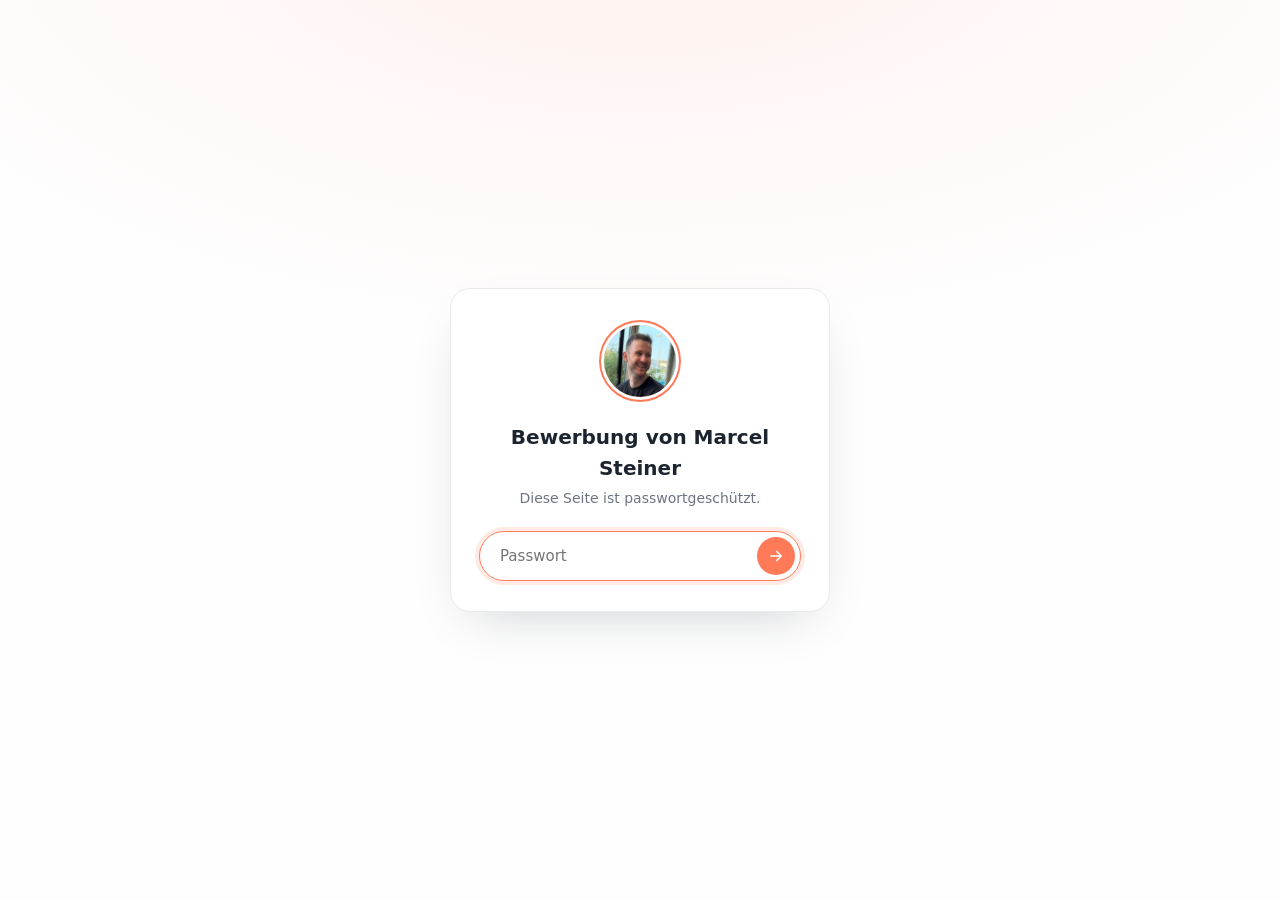
<file: index.html>
<!doctype html>
<html lang="de">
<head>
  <meta charset="utf-8">
  <meta name="viewport" content="width=device-width, initial-scale=1">
  <meta name="robots" content="noindex">
  <title>Bewerbung</title>
  <link rel="stylesheet" href="https://fonts.googleapis.com/css2?family=Caveat:wght@500&display=swap">
  <link rel="stylesheet" href="assets/style.css">
</head>
<body>
  <div id="app"></div>
  <script src="schutz.js"></script>
  <script src="assets/gate.js"></script>
</body>
</html>
</file>
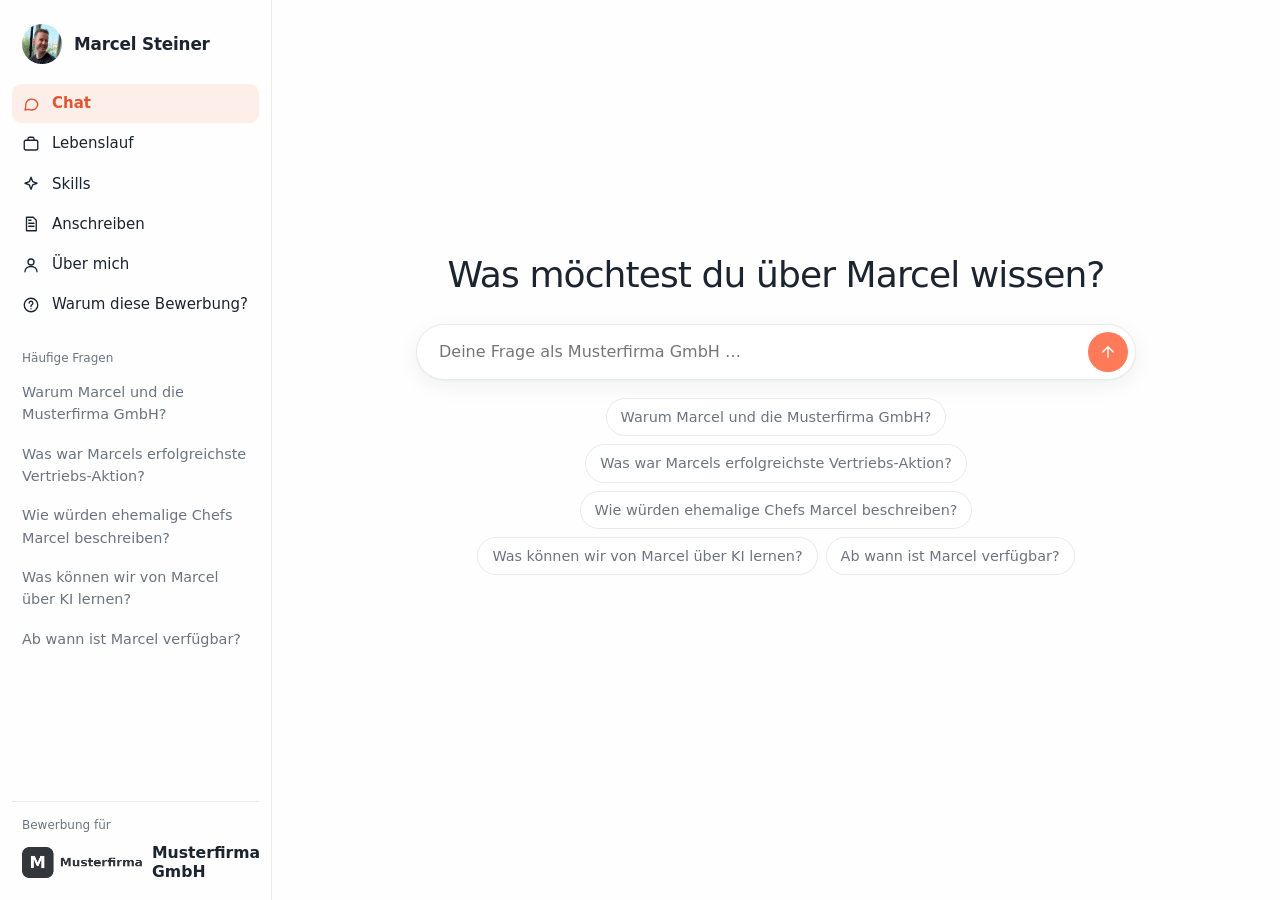
<file: firmen/_vorlage/index.html>
<!doctype html>
<html lang="de">
<head>
  <meta charset="utf-8">
  <meta name="viewport" content="width=device-width, initial-scale=1">
  <meta name="robots" content="noindex">
  <title>Bewerbung</title>
  <link rel="stylesheet" href="https://fonts.googleapis.com/css2?family=Caveat:wght@500&display=swap">
  <link rel="stylesheet" href="../../assets/style.css">
  <!-- Firmenschrift (optional), z. B. von Google Fonts: -->
  <!-- <link rel="stylesheet" href="https://fonts.googleapis.com/css2?family=Roboto:wght@400;600;700&display=swap"> -->
  <link rel="stylesheet" href="theme.css">
</head>
<body>
  <div id="app"></div>

  <script>
    // Alles Firmenspezifische steht hier.
    window.FIRMA = {
      name: "Musterfirma GmbH", // wird überall auf der Seite eingesetzt
      artikel: "die",      // Artikel in „Warum Marcel und die … ?“ – leer = ohne Artikel
      // frage: "Warum Marcel für diese Rolle?", // optional: ersetzt „Warum Marcel und … ?“ (z. B. bei Personalvermittlern)
      ansprechpartner: "", // z. B. "Anna"
      logo: "logo.png",    // z. B. "logo.png" – Datei in diesen Ordner legen; erscheint unten links und im Anschreiben
      betreff: "Bewerbung als [Position]",
      anrede: "Hallo [Vorname],",
      anschreiben: [
        "[Warum genau die Musterfirma GmbH? Was reizt dich an der Stelle?]",
        "[Was bringst du konkret mit, das für sie relevant ist?]",
        "[Abschluss: Verfügbarkeit, Gehaltsvorstellung falls gefragt, Gesprächswunsch.]"
      ],
      gruss: "Ich freue mich darauf, von dir zu hören.",
      // Antwort auf „Warum Marcel und die Musterfirma GmbH?“ – erscheint als erste Frage im Chat
      // warumSchluss: "…", // optional: letzter Absatz im Reiter „Warum diese Bewerbung?“ (Standard: „… auf die Musterfirma GmbH zugeschnitten …“)
      warumWir: [
        "[Was verbindet dich mit der Musterfirma GmbH? Was reizt dich an der Stelle?]",
        "[Welche Erfahrung bringst du konkret für diese Aufgabe mit?]"
      ]
    };
  </script>
  <script src="../../assets/content.js"></script>
  <script src="../../assets/render.js"></script>
</body>
</html>
</file>
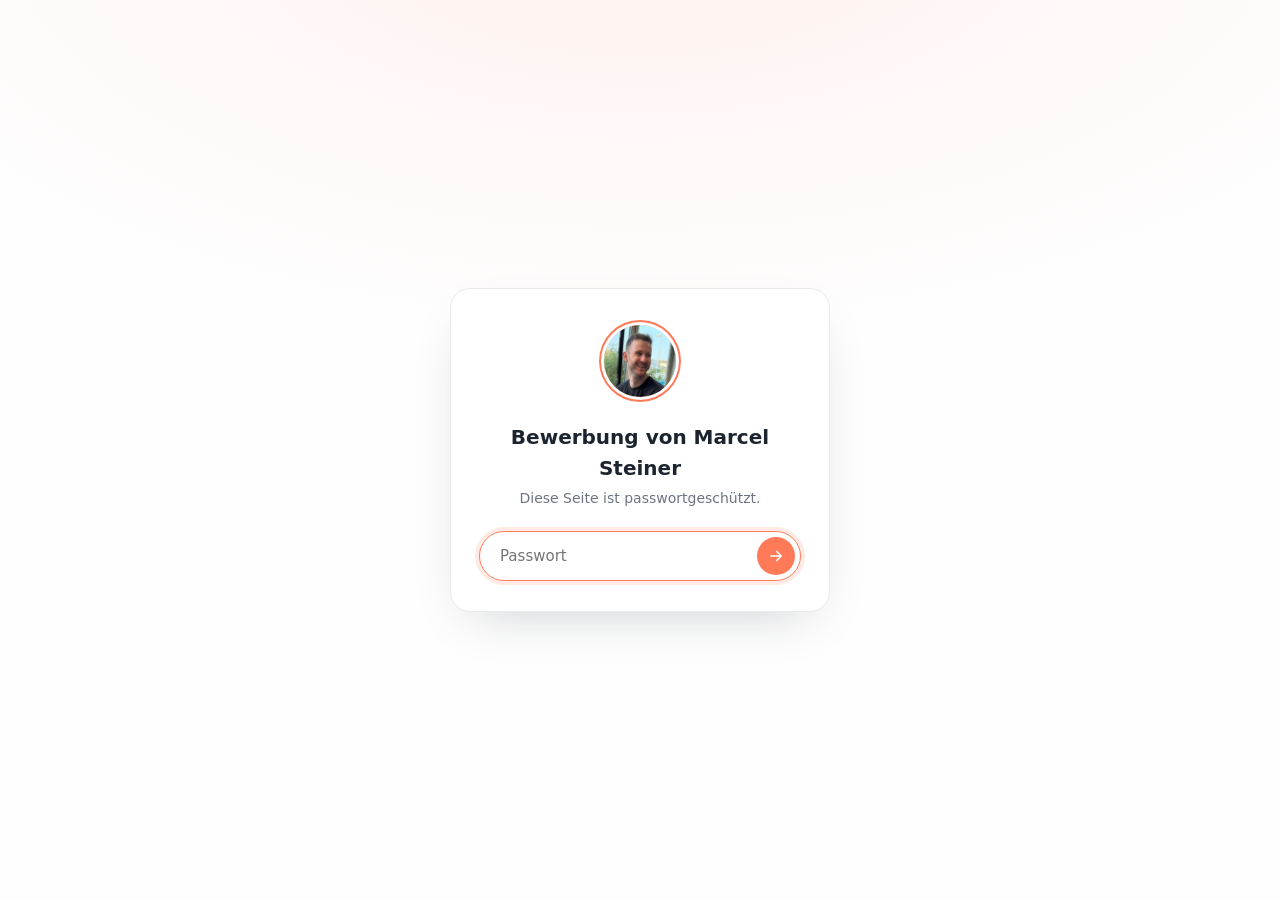
<file: firmen/bhij8gqb/index.html>
<!doctype html>
<html lang="de">
<head>
  <meta charset="utf-8">
  <meta name="viewport" content="width=device-width, initial-scale=1">
  <meta name="robots" content="noindex">
  <title>Bewerbung</title>
  <link rel="stylesheet" href="https://fonts.googleapis.com/css2?family=Caveat:wght@500&display=swap">
  <link rel="stylesheet" href="../../assets/style.css">
  <!-- Firmenschrift (optional), z. B. von Google Fonts: -->
  <!-- <link rel="stylesheet" href="https://fonts.googleapis.com/css2?family=Roboto:wght@400;600;700&display=swap"> -->
  <link rel="stylesheet" href="theme.css">
</head>
<body>
  <div id="app"></div>

  <!-- Inhalte verschlüsselt in schutz.js (Klartext: firma.js, wird nicht eingecheckt; siehe werkzeuge/schutz.py) -->
  <script src="schutz.js"></script>
  <script src="../../assets/gate.js"></script>
</body>
</html>
</file>
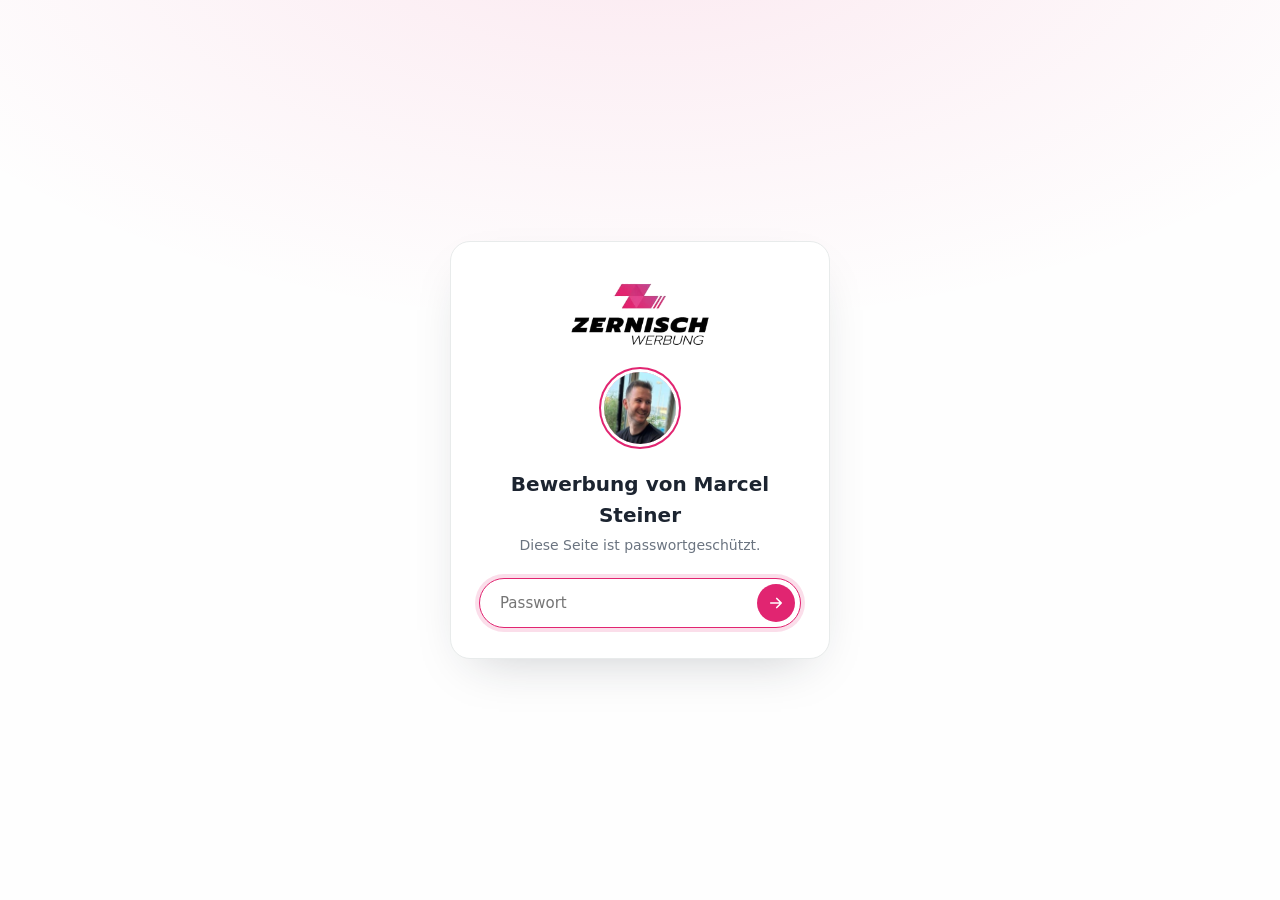
<file: firmen/n65771qu/index.html>
<!doctype html>
<html lang="de">
<head>
  <meta charset="utf-8">
  <meta name="viewport" content="width=device-width, initial-scale=1">
  <meta name="robots" content="noindex">
  <title>Bewerbung</title>
  <link rel="stylesheet" href="https://fonts.googleapis.com/css2?family=Caveat:wght@500&display=swap">
  <link rel="stylesheet" href="../../assets/style.css">
  <!-- Firmenschrift (optional), z. B. von Google Fonts: -->
  <!-- <link rel="stylesheet" href="https://fonts.googleapis.com/css2?family=Roboto:wght@400;600;700&display=swap"> -->
  <link rel="stylesheet" href="theme.css">
</head>
<body>
  <div id="app"></div>

  <!-- Inhalte verschlüsselt in schutz.js (Klartext: firma.js, wird nicht eingecheckt; siehe werkzeuge/schutz.py) -->
  <script>window.GATE_LOGO = "logo.png";</script>
  <script src="schutz.js"></script>
  <script src="../../assets/gate.js"></script>
</body>
</html>
</file>
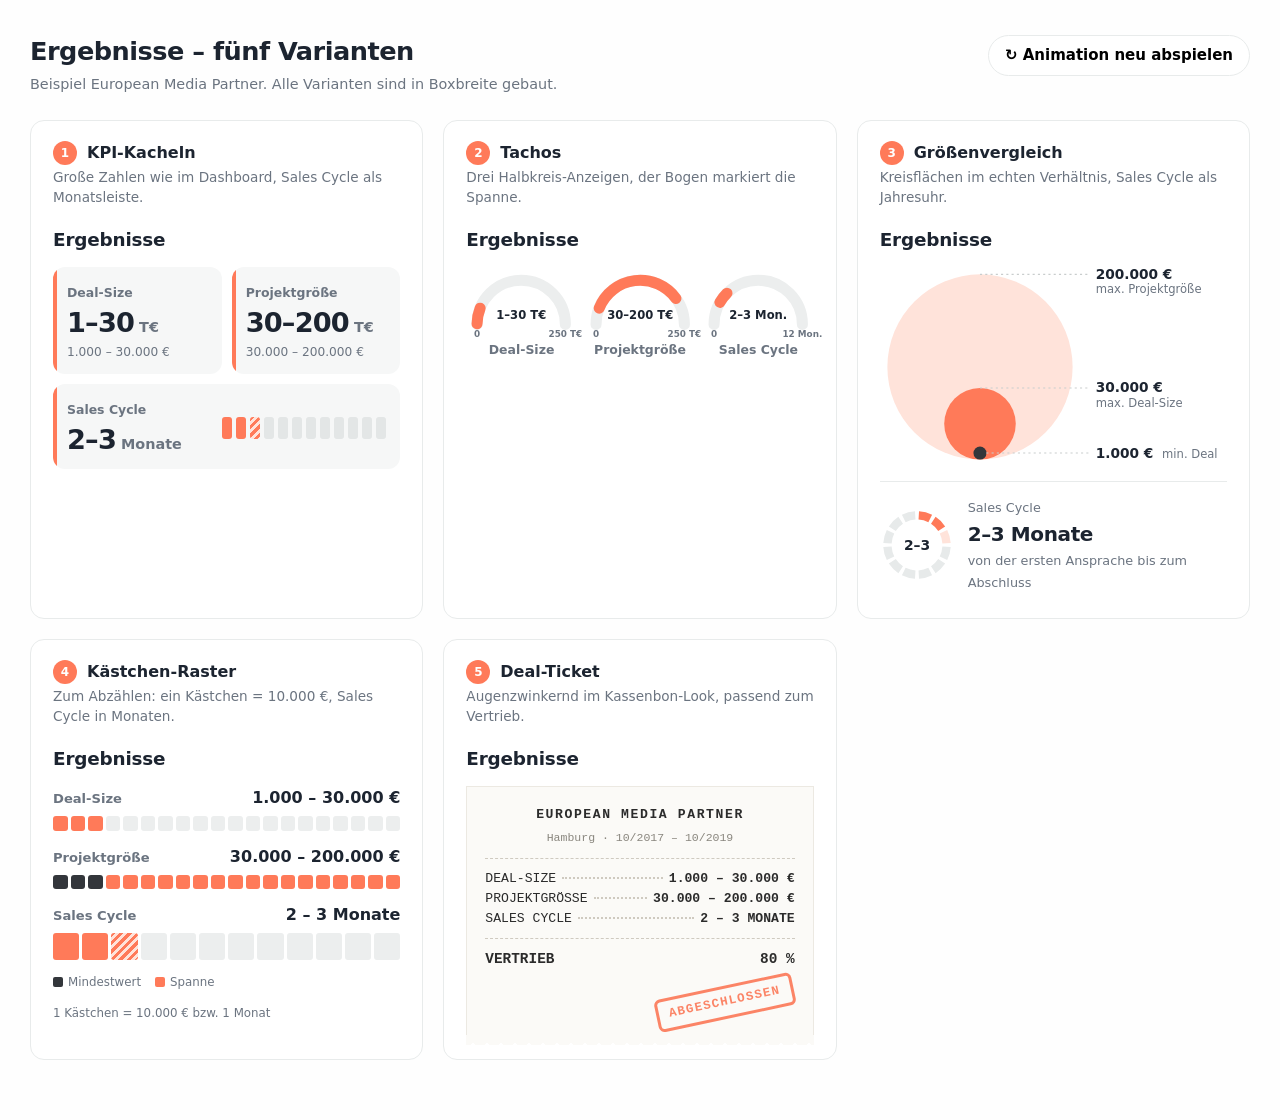
<file: prototypen/kennzahlen.html>
<!doctype html>
<html lang="de">
<head>
<meta charset="utf-8">
<meta name="viewport" content="width=device-width, initial-scale=1">
<meta name="robots" content="noindex">
<title>Kennzahlen – Varianten</title>
<style>
  :root {
    --o: #ff7a59; --o-text: #e2552f; --o-hell: #ffe3da; --dunkel: #33363b;
    --text: #1c2430; --leise: #6b7480; --linie: #e8ebeb; --bg: #fefefe; --flaeche: #fff;
  }
  * { box-sizing: border-box; }
  body { margin: 0; font-family: "Inter", system-ui, -apple-system, "Segoe UI", sans-serif; color: var(--text); background: var(--bg); font-size: 15px; line-height: 1.5; }
  .wrap { max-width: 1260px; margin: 0 auto; padding: 32px 20px 60px; }
  .kopf { display: flex; align-items: baseline; justify-content: space-between; gap: 16px; flex-wrap: wrap; margin-bottom: 24px; }
  h1 { font-size: 1.6rem; letter-spacing: -.02em; margin: 0; }
  .kopf p { margin: 4px 0 0; color: var(--leise); font-size: .9rem; }
  .nochmal { padding: 8px 16px; border-radius: 999px; border: 1px solid var(--linie); background: var(--flaeche); font: inherit; font-weight: 600; cursor: pointer; }
  .nochmal:hover { border-color: var(--o); color: var(--o-text); }
  .raster { display: grid; grid-template-columns: repeat(auto-fill, minmax(360px, 1fr)); gap: 20px; }
  .variante { border: 1px solid var(--linie); border-radius: 14px; background: var(--flaeche); padding: 20px 22px 24px; }
  .variante > h2 { margin: 0 0 2px; font-size: 1rem; display: flex; gap: 10px; align-items: center; }
  .variante > h2 b { display: grid; place-items: center; width: 24px; height: 24px; border-radius: 50%; background: var(--o); color: #fff; font-size: .75rem; }
  .variante > p { margin: 0 0 18px; color: var(--leise); font-size: .85rem; }
  .ueber { margin: 0 0 14px; font-size: 1.15rem; font-weight: 700; letter-spacing: -.01em; }
  .zahl { font-variant-numeric: tabular-nums; }

  /* 1 · KPI-Kacheln */
  .v1 { display: grid; grid-template-columns: 1fr 1fr; gap: 10px; }
  .kachel { border-radius: 12px; padding: 14px 14px 12px; background: #f6f7f7; position: relative; overflow: hidden; }
  .kachel--breit { grid-column: 1 / -1; display: flex; align-items: center; justify-content: space-between; }
  .kachel__label { font-size: .78rem; color: var(--leise); font-weight: 600; }
  .kachel__zahl { display: block; font-size: 1.7rem; font-weight: 800; letter-spacing: -.03em; line-height: 1.1; margin: 4px 0 2px; }
  .kachel__zahl small { font-size: .9rem; font-weight: 700; color: var(--leise); letter-spacing: 0; }
  .kachel__sub { font-size: .76rem; color: var(--leise); }
  .kachel::before { content: ""; position: absolute; left: 0; top: 0; bottom: 0; width: 4px; background: var(--o); transform: scaleY(0); transform-origin: bottom; transition: transform .6s cubic-bezier(.2,.8,.2,1); }
  .an .kachel::before { transform: scaleY(1); }
  .monate { display: flex; gap: 4px; }
  .monate i { width: 10px; height: 22px; border-radius: 3px; background: #e3e6e6; transition: background .3s; }
  .an .monate i.voll { background: var(--o); }
  .an .monate i.halb { background: repeating-linear-gradient(135deg, var(--o) 0 3px, var(--o-hell) 3px 6px); }

  /* 2 · Tachos */
  .v2 { display: grid; grid-template-columns: repeat(3, 1fr); gap: 8px; text-align: center; }
  .tacho svg { width: 100%; height: auto; overflow: visible; }
  .tacho .grund { fill: none; stroke: #eceeee; stroke-width: 10; stroke-linecap: round; }
  .tacho .wert { fill: none; stroke: var(--o); stroke-width: 10; stroke-linecap: round; stroke-dasharray: 0 100; transition: stroke-dasharray 1s cubic-bezier(.2,.8,.2,1); }
  .tacho text { font-size: 10.5px; font-weight: 800; fill: var(--text); }
  .tacho .klein { font-size: 8px; font-weight: 600; fill: var(--leise); }
  .tacho span { display: block; font-size: .78rem; font-weight: 600; color: var(--leise); margin-top: -4px; }

  /* 3 · Größenvergleich */
  .v3 svg { width: 100%; height: auto; display: block; }
  .blase { transform-box: fill-box; transform-origin: 50% 100%; transform: scale(0); transition: transform .8s cubic-bezier(.2,.9,.25,1.15); }
  .an .blase { transform: scale(1); }
  .blase--2 { transition-delay: .2s; } .blase--3 { transition-delay: .4s; }
  .v3 .beschr { font-size: 11px; fill: var(--leise); }
  .v3 .beschr b, .v3 .gross { font-weight: 800; fill: var(--text); font-size: 13px; }
  .v3 .linie { stroke: #c9cdcd; stroke-width: 1; stroke-dasharray: 2 3; }
  .v3 .fade { opacity: 0; transition: opacity .4s .9s; } .an .v3 .fade { opacity: 1; }
  .uhr { display: flex; align-items: center; gap: 14px; margin-top: 14px; padding-top: 14px; border-top: 1px solid var(--linie); }
  .uhr svg { width: 74px; height: 74px; flex: none; }
  .uhr path { fill: none; stroke-width: 9; stroke: #e7eaea; transition: stroke .25s; }
  .uhr strong { display: block; font-size: 1.25rem; letter-spacing: -.02em; }
  .uhr span { font-size: .8rem; color: var(--leise); }

  /* 4 · Raster */
  .v4 .zeile { margin-bottom: 14px; }
  .v4 .zeile__kopf { display: flex; justify-content: space-between; align-items: baseline; margin-bottom: 6px; }
  .v4 .zeile__kopf span { font-size: .82rem; color: var(--leise); font-weight: 600; }
  .v4 .zeile__kopf strong { font-size: 1rem; }
  .felder { display: grid; grid-template-columns: repeat(20, 1fr); gap: 3px; }
  .felder--12 { grid-template-columns: repeat(12, 1fr); }
  .felder i { aspect-ratio: 1; border-radius: 3px; background: #eceeee; transform: scale(.3); opacity: 0; transition: transform .35s cubic-bezier(.3,1.4,.5,1), opacity .25s; transition-delay: calc(var(--k) * 35ms); }
  .an .felder i { transform: scale(1); opacity: 1; }
  .felder i.f { background: var(--o); }
  .felder i.m { background: var(--dunkel); }
  .felder i.h { background: repeating-linear-gradient(135deg, var(--o) 0 3px, var(--o-hell) 3px 6px); }
  .legende { display: flex; gap: 14px; flex-wrap: wrap; font-size: .74rem; color: var(--leise); }
  .legende i { display: inline-block; width: 10px; height: 10px; border-radius: 2px; margin-right: 5px; vertical-align: -1px; }

  /* 5 · Deal-Ticket */
  .ticket {
    position: relative; font-family: ui-monospace, "SF Mono", Menlo, Consolas, monospace; font-size: .82rem;
    background: #fbfaf7; border: 1px solid #ece9e2; border-bottom: 0; padding: 18px 18px 64px; color: #2b2b2b;
  }
  .ticket::after {
    content: ""; position: absolute; left: -1px; right: -1px; bottom: -10px; height: 10px;
    background: linear-gradient(-45deg, transparent 7px, #fbfaf7 0) 0 0 / 14px 10px repeat-x, linear-gradient(45deg, transparent 7px, #fbfaf7 0) 0 0 / 14px 10px repeat-x;
  }
  .ticket__kopf { text-align: center; letter-spacing: .12em; font-weight: 700; margin-bottom: 4px; }
  .ticket__sub { text-align: center; color: #8a877f; font-size: .72rem; margin-bottom: 12px; }
  .ticket hr { border: 0; border-top: 1px dashed #cfcac0; margin: 10px 0; }
  .posten { display: flex; gap: 6px; align-items: baseline; opacity: 0; transform: translateY(4px); transition: opacity .3s, transform .3s; }
  .an .posten { opacity: 1; transform: none; }
  .posten:nth-of-type(2) { transition-delay: .35s; } .posten:nth-of-type(3) { transition-delay: .7s; }
  .posten span { white-space: nowrap; }
  .posten em { flex: 1; border-bottom: 2px dotted #cfcac0; transform: translateY(-3px); }
  .posten b { white-space: nowrap; }
  .summe { display: flex; justify-content: space-between; font-weight: 700; font-size: .9rem; }
  .stempel {
    position: absolute; right: 18px; bottom: 16px; padding: 4px 10px; border: 3px solid var(--o); border-radius: 6px;
    color: var(--o); font-weight: 800; letter-spacing: .1em; font-size: .78rem; transform: rotate(-12deg) scale(2.2); opacity: 0;
    transition: transform .35s cubic-bezier(.3,1.6,.5,1) 1.3s, opacity .2s 1.3s; mix-blend-mode: multiply;
  }
  .an .stempel { transform: rotate(-12deg) scale(1); opacity: .9; }
</style>
</head>
<body>
<div class="wrap">
  <div class="kopf">
    <div><h1>Ergebnisse – fünf Varianten</h1><p>Beispiel European Media Partner. Alle Varianten sind in Boxbreite gebaut.</p></div>
    <button class="nochmal" id="nochmal">↻ Animation neu abspielen</button>
  </div>

  <div class="raster" id="buehne">

    <section class="variante">
      <h2><b>1</b>KPI-Kacheln</h2>
      <p>Große Zahlen wie im Dashboard, Sales Cycle als Monatsleiste.</p>
      <h3 class="ueber">Ergebnisse</h3>
      <div class="v1">
        <div class="kachel"><span class="kachel__label">Deal-Size</span><span class="kachel__zahl"><span class="zahl" data-ziel="1">1</span>–<span class="zahl" data-ziel="30">30</span><small> T€</small></span><span class="kachel__sub">1.000 – 30.000 €</span></div>
        <div class="kachel"><span class="kachel__label">Projektgröße</span><span class="kachel__zahl"><span class="zahl" data-ziel="30">30</span>–<span class="zahl" data-ziel="200">200</span><small> T€</small></span><span class="kachel__sub">30.000 – 200.000 €</span></div>
        <div class="kachel kachel--breit">
          <div><span class="kachel__label">Sales Cycle</span><span class="kachel__zahl"><span class="zahl" data-ziel="2">2</span>–<span class="zahl" data-ziel="3">3</span><small> Monate</small></span></div>
          <div class="monate"><i class="voll"></i><i class="voll"></i><i class="halb"></i><i></i><i></i><i></i><i></i><i></i><i></i><i></i><i></i><i></i></div>
        </div>
      </div>
    </section>

    <section class="variante">
      <h2><b>2</b>Tachos</h2>
      <p>Drei Halbkreis-Anzeigen, der Bogen markiert die Spanne.</p>
      <h3 class="ueber">Ergebnisse</h3>
      <div class="v2" id="v2"></div>
    </section>

    <section class="variante">
      <h2><b>3</b>Größenvergleich</h2>
      <p>Kreisflächen im echten Verhältnis, Sales Cycle als Jahresuhr.</p>
      <h3 class="ueber">Ergebnisse</h3>
      <div class="v3">
        <svg viewBox="0 0 330 190" aria-label="Deal-Size und Projektgröße im Größenvergleich">
          <circle class="blase blase--1" cx="95" cy="95" r="88" fill="var(--o-hell)"/>
          <circle class="blase blase--2" cx="95" cy="149" r="34" fill="var(--o)"/>
          <circle class="blase blase--3" cx="95" cy="176.8" r="6.2" fill="var(--dunkel)"/>
          <g class="fade">
            <line class="linie" x1="95" y1="7" x2="200" y2="7"/>
            <text x="205" y="11"><tspan class="gross">200.000 €</tspan></text>
            <text class="beschr" x="205" y="25">max. Projektgröße</text>
            <line class="linie" x1="95" y1="115" x2="200" y2="115"/>
            <text x="205" y="119"><tspan class="gross">30.000 €</tspan></text>
            <text class="beschr" x="205" y="133">max. Deal-Size</text>
            <line class="linie" x1="101" y1="176.8" x2="200" y2="176.8"/>
            <text x="205" y="181"><tspan class="gross">1.000 €</tspan></text>
            <text class="beschr" x="268" y="181">min. Deal</text>
          </g>
        </svg>
        <div class="uhr">
          <svg viewBox="0 0 80 80" id="uhr"></svg>
          <div><span>Sales Cycle</span><strong>2–3 Monate</strong><span>von der ersten Ansprache bis zum Abschluss</span></div>
        </div>
      </div>
    </section>

    <section class="variante v4">
      <h2><b>4</b>Kästchen-Raster</h2>
      <p>Zum Abzählen: ein Kästchen = 10.000 €, Sales Cycle in Monaten.</p>
      <h3 class="ueber">Ergebnisse</h3>
      <div class="zeile"><div class="zeile__kopf"><span>Deal-Size</span><strong>1.000 – 30.000 €</strong></div><div class="felder" data-n="20" data-m="0" data-f="3"></div></div>
      <div class="zeile"><div class="zeile__kopf"><span>Projektgröße</span><strong>30.000 – 200.000 €</strong></div><div class="felder" data-n="20" data-m="3" data-f="20"></div></div>
      <div class="zeile"><div class="zeile__kopf"><span>Sales Cycle</span><strong>2 – 3 Monate</strong></div><div class="felder felder--12" data-n="12" data-m="0" data-f="2" data-h="3"></div></div>
      <div class="legende"><span><i style="background:var(--dunkel)"></i>Mindestwert</span><span><i style="background:var(--o)"></i>Spanne</span><span>1 Kästchen = 10.000 € bzw. 1 Monat</span></div>
    </section>

    <section class="variante">
      <h2><b>5</b>Deal-Ticket</h2>
      <p>Augenzwinkernd im Kassenbon-Look, passend zum Vertrieb.</p>
      <h3 class="ueber">Ergebnisse</h3>
      <div class="ticket">
        <div class="ticket__kopf">EUROPEAN MEDIA PARTNER</div>
        <div class="ticket__sub">Hamburg · 10/2017 – 10/2019</div>
        <hr>
        <div class="posten"><span>DEAL-SIZE</span><em></em><b><span class="zahl" data-ziel="1000">1.000</span> – <span class="zahl" data-ziel="30000">30.000</span> €</b></div>
        <div class="posten"><span>PROJEKTGRÖSSE</span><em></em><b><span class="zahl" data-ziel="30000">30.000</span> – <span class="zahl" data-ziel="200000">200.000</span> €</b></div>
        <div class="posten"><span>SALES CYCLE</span><em></em><b>2 – 3 MONATE</b></div>
        <hr>
        <div class="summe"><span>VERTRIEB</span><span>80 %</span></div>
        <div class="stempel">ABGESCHLOSSEN</div>
      </div>
    </section>

  </div>
</div>

<script>
const zahl = (v) => Number(v).toLocaleString("de-DE");

// 2 · Tachos (Geld auf gemeinsamer Skala 0–250.000 €, Monate auf 0–12)
const P = (f) => { const a = Math.PI * (1 - f); return [50 + 40 * Math.cos(a), 52 - 40 * Math.sin(a)]; };
const bogen = (f1, f2) => { const [x1, y1] = P(f1), [x2, y2] = P(f2); return `M${x1.toFixed(2)},${y1.toFixed(2)} A40,40 0 0 1 ${x2.toFixed(2)},${y2.toFixed(2)}`; };
const tachos = [
  { label: "Deal-Size", von: 1000, bis: 30000, max: 250000, text: "1–30 T€", achse: "250 T€" },
  { label: "Projektgröße", von: 30000, bis: 200000, max: 250000, text: "30–200 T€", achse: "250 T€" },
  { label: "Sales Cycle", von: 2, bis: 3, max: 12, text: "2–3 Mon.", achse: "12 Mon." }
];
document.getElementById("v2").innerHTML = tachos.map((t) => `
  <div class="tacho">
    <svg viewBox="0 0 100 64">
      <path class="grund" d="${bogen(0, 1)}"/>
      <path class="wert" d="${bogen(Math.max(.005, t.von / t.max), t.bis / t.max)}" pathLength="100"/>
      <text x="50" y="47" text-anchor="middle">${t.text}</text>
      <text class="klein" x="10" y="63" text-anchor="middle">0</text>
      <text class="klein" x="90" y="63" text-anchor="middle">${t.achse}</text>
    </svg>
    <span>${t.label}</span>
  </div>`).join("");

// 3 · Jahresuhr mit 12 Segmenten
(function () {
  const svg = document.getElementById("uhr"); let h = "";
  for (let i = 0; i < 12; i++) {
    const a1 = (i / 12) * 2 * Math.PI - Math.PI / 2 + .06, a2 = ((i + 1) / 12) * 2 * Math.PI - Math.PI / 2 - .06;
    const p = (a) => `${(40 + 32 * Math.cos(a)).toFixed(2)},${(40 + 32 * Math.sin(a)).toFixed(2)}`;
    h += `<path data-i="${i}" d="M${p(a1)} A32,32 0 0 1 ${p(a2)}"/>`;
  }
  svg.innerHTML = h + `<text x="40" y="45" text-anchor="middle" style="font-size:15px;font-weight:800;fill:var(--text)">2–3</text>`;
})();

// 4 · Kästchen
document.querySelectorAll(".felder").forEach((f) => {
  const n = +f.dataset.n, m = +f.dataset.m, voll = +f.dataset.f, halb = +(f.dataset.h || 0);
  f.innerHTML = Array.from({ length: n }, (_, k) => `<i style="--k:${k}" class="${k < m ? "m" : k < voll ? "f" : k < halb ? "h" : ""}"></i>`).join("");
});

// Animation starten
function start() {
  const b = document.getElementById("buehne");
  b.classList.remove("an");
  document.querySelectorAll("#uhr path").forEach((p) => (p.style.stroke = ""));
  document.querySelectorAll(".tacho .wert").forEach((p) => (p.style.strokeDasharray = "0 100"));
  void b.offsetWidth;
  requestAnimationFrame(() => {
    b.classList.add("an");
    // Tachos: Bogen zeichnen
    document.querySelectorAll(".tacho .wert").forEach((p) => (p.style.strokeDasharray = "100 100"));
    // Uhr: Segmente nacheinander füllen
    document.querySelectorAll("#uhr path").forEach((p, i) => {
      if (i < 3) setTimeout(() => (p.style.stroke = i < 2 ? "var(--o)" : "var(--o-hell)"), 600 + i * 220);
    });
    // Zahlen hochzählen
    document.querySelectorAll(".zahl").forEach((el) => {
      const ziel = +el.dataset.ziel, t0 = performance.now(), d = 1100;
      (function tick(t) {
        const f = Math.min(1, (t - t0) / d), e = 1 - Math.pow(1 - f, 3);
        el.textContent = zahl(Math.round(ziel * e));
        if (f < 1) requestAnimationFrame(tick);
      })(t0);
    });
  });
}
document.getElementById("nochmal").addEventListener("click", start);
start();
</script>
</body>
</html>
</file>
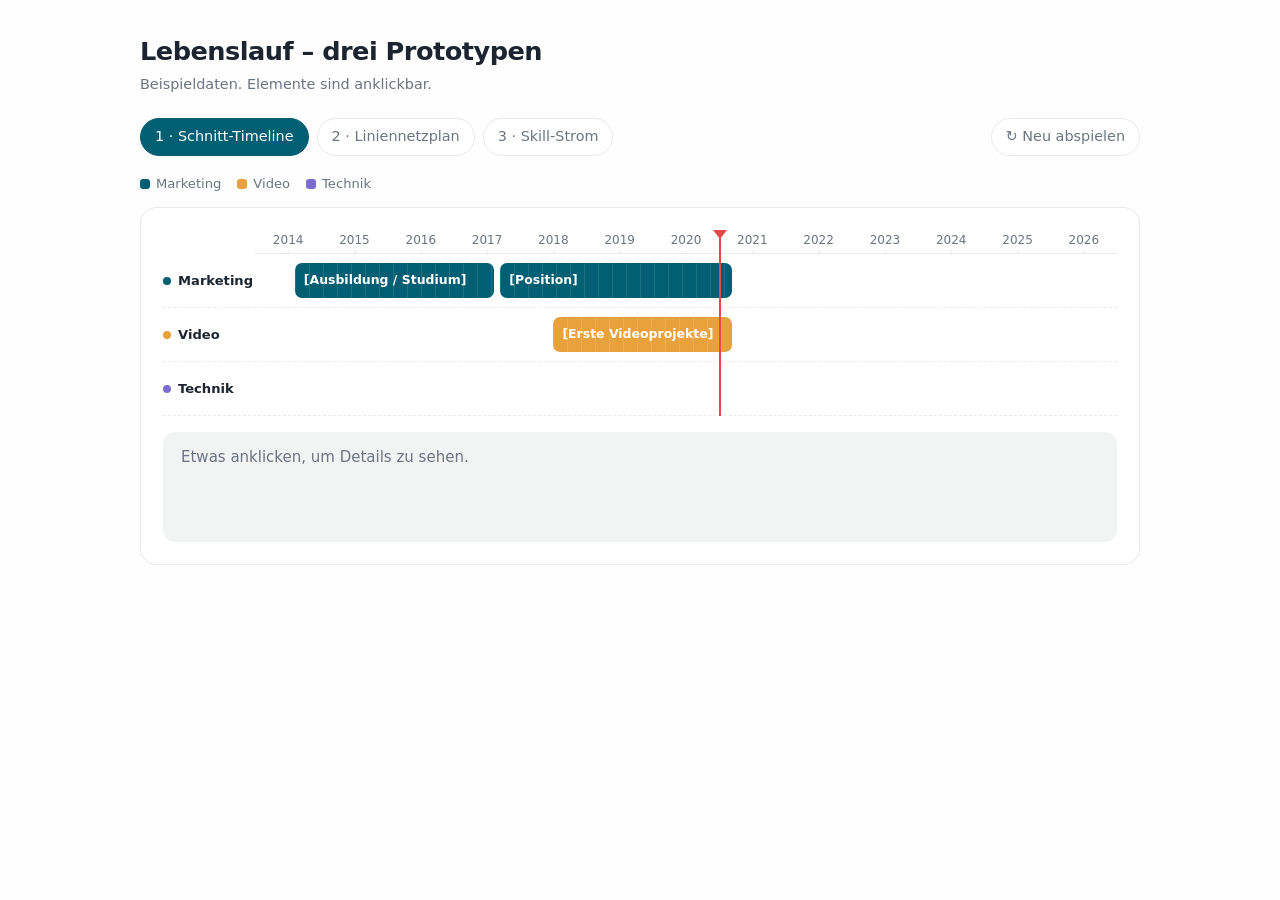
<file: prototypen/lebenslauf.html>
<!doctype html>
<html lang="de">
<head>
<meta charset="utf-8">
<meta name="viewport" content="width=device-width, initial-scale=1">
<meta name="robots" content="noindex">
<title>Lebenslauf – Prototypen</title>
<style>
  :root {
    --petrol: #005f73; --text: #1c2430; --leise: #6b7480; --linie: #e8ebeb; --bg: #fefefe; --flaeche: #fff; --blase: #f2f3f3;
    --marketing: #005f73; --video: #e9a23b; --technik: #7b6ccf;
  }
  * { box-sizing: border-box; }
  body { margin: 0; font-family: "Inter", system-ui, -apple-system, "Segoe UI", sans-serif; color: var(--text); background: var(--bg); font-size: 15px; line-height: 1.5; }
  .wrap { max-width: 1040px; margin: 0 auto; padding: 32px 20px 60px; }
  h1 { font-size: 1.6rem; font-weight: 600; letter-spacing: -.02em; margin: 0 0 4px; }
  .hinweis { color: var(--leise); margin: 0 0 22px; font-size: .9rem; }
  .tabs { display: flex; gap: 8px; flex-wrap: wrap; margin-bottom: 18px; align-items: center; }
  .tabs button { padding: 7px 14px; border-radius: 999px; border: 1px solid var(--linie); background: var(--flaeche); color: var(--leise); font: inherit; font-size: .9rem; cursor: pointer; }
  .tabs button.aktiv { background: var(--petrol); border-color: var(--petrol); color: #fff; }
  .tabs .neu { margin-left: auto; }
  .legende { display: flex; gap: 16px; font-size: .82rem; color: var(--leise); margin-bottom: 14px; flex-wrap: wrap; }
  .legende i { display: inline-block; width: 10px; height: 10px; border-radius: 3px; margin-right: 6px; vertical-align: -1px; }
  .buehne { border: 1px solid var(--linie); border-radius: 16px; background: var(--flaeche); padding: 22px; overflow: hidden; }
  .variante[hidden] { display: none; }
  .detail { margin-top: 16px; min-height: 110px; border-radius: 12px; background: var(--blase); padding: 14px 18px; transition: opacity .25s; }
  .detail h3 { margin: 0 0 2px; font-size: 1rem; }
  .detail .meta { color: var(--leise); font-size: .85rem; margin: 0 0 8px; }
  .detail ul { margin: 0; padding-left: 18px; }
  .detail .leer { color: var(--leise); margin: 0; }
  svg { display: block; width: 100%; height: auto; font-family: inherit; }

  /* 1 Schnitt-Timeline */
  .tl { position: relative; }
  .tl__lineal, .tl__spur { display: grid; grid-template-columns: 92px 1fr; align-items: center; }
  .tl__skala { position: relative; height: 24px; border-bottom: 1px solid var(--linie); }
  .tl__skala span { position: absolute; bottom: 4px; transform: translateX(-50%); font-size: .75rem; color: var(--leise); font-variant-numeric: tabular-nums; }
  .tl__skala span::after { content: ""; position: absolute; left: 50%; top: 19px; height: 5px; border-left: 1px solid var(--linie); }
  .tl__spur { height: 54px; border-bottom: 1px dashed var(--linie); }
  .tl__name { font-size: .82rem; font-weight: 600; display: flex; align-items: center; gap: 7px; }
  .tl__name i { width: 8px; height: 8px; border-radius: 50%; }
  .tl__bahn { position: relative; height: 100%; }
  .clip {
    position: absolute; top: 9px; bottom: 9px; border-radius: 7px; padding: 0 9px; border: 0; cursor: pointer;
    color: #fff; font: inherit; font-size: .78rem; font-weight: 600; text-align: left; white-space: nowrap; overflow: hidden; text-overflow: ellipsis;
    transform-origin: left; transform: scaleX(0); opacity: 0; transition: transform .45s cubic-bezier(.2,.8,.2,1), opacity .2s, box-shadow .15s;
    background-image: repeating-linear-gradient(90deg, rgba(255,255,255,.12) 0 1px, transparent 1px 14px);
  }
  .clip.da { transform: scaleX(1); opacity: 1; }
  .clip:hover, .clip.gewaehlt { box-shadow: 0 0 0 2px var(--text); }
  .kopf { position: absolute; top: 0; bottom: 0; width: 2px; background: #e5484d; left: 92px; pointer-events: none; z-index: 2; }
  .kopf::before { content: ""; position: absolute; top: 0; left: -6px; border: 7px solid transparent; border-top: 9px solid #e5484d; }

  /* 2 Liniennetz */
  .linie { fill: none; stroke-width: 9; stroke-linecap: round; stroke-linejoin: round; }
  .halt { cursor: pointer; }
  .halt circle { fill: #fff; stroke: var(--text); stroke-width: 3.5; transition: r .15s; }
  .halt:hover circle, .halt.gewaehlt circle { stroke: var(--petrol); stroke-width: 5; }
  .halt text { font-size: 13px; fill: var(--text); font-weight: 600; }
  .halt .jahr { font-size: 11px; fill: var(--leise); font-weight: 400; }
  .halt { opacity: 0; transition: opacity .3s; }
  .halt.da { opacity: 1; }

  /* 3 Skill-Strom */
  .strom { cursor: crosshair; }
  .achse text { font-size: 11px; fill: var(--leise); }
  .marke circle { fill: #fff; stroke: var(--text); stroke-width: 2; }
  .marke text { font-size: 11px; fill: var(--text); font-weight: 600; }
  .cursor { stroke: var(--text); stroke-width: 1.5; stroke-dasharray: 3 3; }

  @media (max-width: 640px) {
    .tl__lineal, .tl__spur { grid-template-columns: 70px 1fr; }
    .kopf { left: 70px; }
    .buehne { padding: 14px; }
  }
</style>
</head>
<body>
<div class="wrap">
  <h1>Lebenslauf – drei Prototypen</h1>
  <p class="hinweis">Beispieldaten. Elemente sind anklickbar.</p>

  <div class="tabs">
    <button data-tab="tl" class="aktiv">1 · Schnitt-Timeline</button>
    <button data-tab="netz">2 · Liniennetzplan</button>
    <button data-tab="strom">3 · Skill-Strom</button>
    <button class="neu" id="nochmal">↻ Neu abspielen</button>
  </div>
  <div class="legende">
    <span><i style="background:var(--marketing)"></i>Marketing</span>
    <span><i style="background:var(--video)"></i>Video</span>
    <span><i style="background:var(--technik)"></i>Technik</span>
  </div>

  <div class="buehne">
    <section class="variante" id="v-tl"><div class="tl" id="tl"></div></section>
    <section class="variante" id="v-netz" hidden><svg id="netz" viewBox="0 0 1000 380"></svg></section>
    <section class="variante" id="v-strom" hidden><svg id="strom" class="strom" viewBox="0 0 1000 340"></svg></section>
    <div class="detail" id="detail"><p class="leer">Etwas anklicken, um Details zu sehen.</p></div>
  </div>
</div>

<script>
// ---------- Beispieldaten ----------
const VON = 2014, BIS = 2027;
const SPUREN = [
  { id: "marketing", name: "Marketing", farbe: "var(--marketing)" },
  { id: "video", name: "Video", farbe: "var(--video)" },
  { id: "technik", name: "Technik", farbe: "var(--technik)" }
];
// Clips = Tätigkeiten mit Zeitraum je Bereich
const CLIPS = [
  { spur: "marketing", von: 2014.6, bis: 2017.6, titel: "[Ausbildung / Studium]", ort: "[Schule / Hochschule]", punkte: ["[Schwerpunkt]"] },
  { spur: "marketing", von: 2017.7, bis: 2021.2, titel: "[Position]", ort: "[Firma]", punkte: ["[Aufgabe / Erfolg]"] },
  { spur: "video", von: 2018.5, bis: 2021.2, titel: "[Erste Videoprojekte]", ort: "[Firma]", punkte: ["[Projekt]"] },
  { spur: "marketing", von: 2021.3, bis: 2026.9, titel: "Marketing MAIN-TOOL", ort: "GLI Business Solutions", punkte: ["B2B-Marketing für eine Instandhaltungssoftware auf Dynamics 365 Business Central", "One-Pager, Präsentationen, Kundenmaterialien"] },
  { spur: "video", von: 2021.3, bis: 2026.9, titel: "Produkt- & Erklärvideos", ort: "GLI Business Solutions", punkte: ["Konzept, Dreh und Schnitt", "Marketing- und Produktvideos"] },
  { spur: "technik", von: 2023.4, bis: 2026.9, titel: "KI-Sales-Berater", ort: "GLI Business Solutions", punkte: ["Web-Tool mit Next.js und HubSpot-Anbindung", "Unterstützt den Vertrieb bei der Gesprächsvorbereitung"] },
  { spur: "technik", von: 2026.6, bis: 2026.9, titel: "Bewerbungsseite", ort: "Eigenprojekt", punkte: ["Diese Seite – selbst gebaut"] }
];
// Haltestellen für den Liniennetzplan
const HALTE = [
  { jahr: 2014, titel: "[Ausbildung]", ort: "[Schule / Hochschule]", linien: ["marketing"], punkte: ["[Schwerpunkt]"] },
  { jahr: 2017, titel: "[Erste Station]", ort: "[Firma]", linien: ["marketing"], punkte: ["[Aufgabe]"] },
  { jahr: 2018, titel: "[Erste Videos]", ort: "[Firma]", linien: ["video"], punkte: ["[Projekt]"] },
  { jahr: 2021, titel: "GLI Business Solutions", ort: "Knotenpunkt", linien: ["marketing", "video", "technik"], punkte: ["Marketing für MAIN-TOOL", "Produkt- und Erklärvideos", "Vertriebsunterlagen"] },
  { jahr: 2023, titel: "KI-Sales-Berater", ort: "GLI", linien: ["technik"], punkte: ["Next.js + HubSpot"] },
  { jahr: 2024, titel: "[Video-Highlight]", ort: "GLI", linien: ["video"], punkte: ["[Projekt]"] },
  { jahr: 2026, titel: "Heute", ort: "Bereit für den nächsten Schritt", linien: ["marketing", "video", "technik"], punkte: ["Marketing · Video · Technik in einer Person"] }
];

const esc = (s) => String(s).replace(/[&<>"]/g, (c) => ({ "&": "&amp;", "<": "&lt;", ">": "&gt;", '"': "&quot;" }[c]));
const farbe = (id) => SPUREN.find((s) => s.id === id).farbe;
const jahrText = (v, b) => `${Math.floor(v)} – ${b >= 2026.8 ? "heute" : Math.floor(b)}`;
const detail = document.getElementById("detail");
function zeigeDetail(titel, meta, punkte) {
  detail.style.opacity = 0;
  setTimeout(() => {
    detail.innerHTML = `<h3>${esc(titel)}</h3><p class="meta">${esc(meta)}</p><ul>${punkte.map((p) => `<li>${esc(p)}</li>`).join("")}</ul>`;
    detail.style.opacity = 1;
  }, 120);
}
function leereDetail() { detail.innerHTML = '<p class="leer">Etwas anklicken, um Details zu sehen.</p>'; }
const timer = [];
const spaeter = (fn, ms) => timer.push(setTimeout(fn, ms));
const raeume = () => { timer.forEach(clearTimeout); timer.length = 0; };

// ---------- 1 · Schnitt-Timeline ----------
function baueTimeline() {
  const el = document.getElementById("tl");
  const pct = (j) => ((j - VON) / (BIS - VON)) * 100;
  let jahre = "";
  for (let j = VON; j <= BIS - 1; j++) jahre += `<span style="left:${pct(j + .5)}%">${j}</span>`;
  el.innerHTML = `
    <div class="tl__lineal"><span></span><div class="tl__skala">${jahre}</div></div>
    ${SPUREN.map((s) => `
      <div class="tl__spur">
        <div class="tl__name"><i style="background:${s.farbe}"></i>${s.name}</div>
        <div class="tl__bahn">${CLIPS.map((c, i) => c.spur !== s.id ? "" :
          `<button class="clip" data-i="${i}" style="left:${pct(c.von)}%;width:${pct(c.bis) - pct(c.von)}%;background-color:${s.farbe}">${esc(c.titel)}</button>`).join("")}
        </div>
      </div>`).join("")}
    <div class="kopf" id="kopf"></div>`;
  el.querySelectorAll(".clip").forEach((b) => b.addEventListener("click", () => {
    el.querySelectorAll(".clip").forEach((x) => x.classList.remove("gewaehlt"));
    b.classList.add("gewaehlt");
    const c = CLIPS[b.dataset.i];
    zeigeDetail(c.titel, `${c.ort} · ${jahrText(c.von, c.bis)}`, c.punkte);
  }));

  // Abspielkopf fährt durch, Clips „rendern“ ein, wenn er sie erreicht
  const kopf = document.getElementById("kopf");
  const bahn = el.querySelector(".tl__bahn");
  const start = bahn.offsetLeft, breite = bahn.offsetWidth, dauer = 3200;
  const t0 = performance.now();
  function schritt(t) {
    const f = Math.min(1, (t - t0) / dauer);
    const e = 1 - Math.pow(1 - f, 2);
    kopf.style.left = start + e * breite + "px";
    const jahr = VON + e * (BIS - VON);
    el.querySelectorAll(".clip:not(.da)").forEach((b) => { if (CLIPS[b.dataset.i].von <= jahr) b.classList.add("da"); });
    if (f < 1) laeuft = requestAnimationFrame(schritt);
  }
  laeuft = requestAnimationFrame(schritt);
}
let laeuft = 0;

// ---------- 2 · Liniennetzplan ----------
function baueNetz() {
  const svg = document.getElementById("netz");
  const W = 1000, links = 60, rechts = 940;
  const x = (j) => links + ((j - VON) / (2026 - VON)) * (rechts - links);
  const BAHN = { marketing: 120, video: 210, technik: 300 };
  const MITTE = 210;
  const yHalt = (h, linie) => BAHN[linie];

  // Pfad je Linie: horizontal, dann 45°-Diagonale zur nächsten Höhe
  function pfad(linie) {
    const pts = [];
    const halte = HALTE.filter((h) => h.linien.includes(linie));
    pts.push([Math.max(x(VON) - 30, x(halte[0].jahr) - 30), BAHN[linie]]);
    halte.forEach((h) => pts.push([x(h.jahr), yHalt(h, linie)]));
    pts.push([x(2026) + 40, BAHN[linie]]);
    let d = `M${pts[0][0]},${pts[0][1]}`;
    for (let i = 1; i < pts.length; i++) {
      const [x1, y1] = pts[i - 1], [x2, y2] = pts[i];
      d += ` L${x2},${y2}`;
    }
    return d;
  }

  let html = "";
  // Jahresraster
  for (let j = VON; j <= 2026; j += 2) html += `<g class="achse"><line x1="${x(j)}" x2="${x(j)}" y1="40" y2="350" stroke="var(--linie)"/><text x="${x(j)}" y="368" text-anchor="middle">${j}</text></g>`;
  SPUREN.forEach((s) => html += `<path class="linie" data-linie="${s.id}" d="${pfad(s.id)}" stroke="${s.farbe}"/>`);
  HALTE.forEach((h, i) => {
    const y = h.linien.length > 1 ? MITTE : BAHN[h.linien[0]];
    const gross = h.linien.length > 1;
    const oben = gross || h.linien[0] !== "technik";
    html += `<g class="halt" data-i="${i}" transform="translate(${x(h.jahr)},${y})">
      ${gross ? `<rect x="-11" y="-${BAHN.technik - MITTE + 11}" width="22" height="${(BAHN.technik - BAHN.marketing) + 22}" rx="11" fill="#fff" stroke="var(--text)" stroke-width="3.5"/>` : `<circle r="9"/>`}
      <text x="0" y="${gross ? -(MITTE - BAHN.marketing) - 24 : oben ? -20 : 30}" text-anchor="middle">${esc(h.titel)}</text>
      <text class="jahr" x="0" y="${gross ? -(MITTE - BAHN.marketing) - 38 : oben ? -34 : 44}" text-anchor="middle">${h.jahr}</text>
    </g>`;
  });
  html += `<circle id="zug" r="7" fill="var(--text)" stroke="#fff" stroke-width="3" opacity="0"/>`;
  svg.innerHTML = html;

  // Linien zeichnen sich, Haltestellen erscheinen, Zug fährt die Technik-/Hauptlinie ab
  svg.querySelectorAll(".linie").forEach((p, i) => {
    const L = p.getTotalLength();
    p.style.strokeDasharray = L; p.style.strokeDashoffset = L;
    p.getBoundingClientRect();
    p.style.transition = `stroke-dashoffset 2.4s cubic-bezier(.4,.1,.2,1) ${i * .25}s`;
    p.style.strokeDashoffset = 0;
  });
  HALTE.forEach((h, i) => spaeter(() => svg.querySelector(`.halt[data-i="${i}"]`).classList.add("da"), 300 + ((h.jahr - VON) / (2026 - VON)) * 2200));
  const zug = svg.getElementById("zug"), bahn = svg.querySelector('[data-linie="marketing"]'), L = bahn.getTotalLength();
  spaeter(() => {
    zug.setAttribute("opacity", 1);
    const t0 = performance.now();
    (function fahre(t) {
      const f = Math.min(1, (t - t0) / 4200);
      const pt = bahn.getPointAtLength(f * L);
      zug.setAttribute("cx", pt.x); zug.setAttribute("cy", pt.y);
      if (f < 1) laeuft = requestAnimationFrame(fahre);
    })(t0);
  }, 2600);

  svg.querySelectorAll(".halt").forEach((g) => g.addEventListener("click", () => {
    svg.querySelectorAll(".halt").forEach((x) => x.classList.remove("gewaehlt"));
    g.classList.add("gewaehlt");
    const h = HALTE[g.dataset.i];
    zeigeDetail(h.titel, `${h.ort} · ${h.jahr} · Linien: ${h.linien.map((l) => SPUREN.find((s) => s.id === l).name).join(", ")}`, h.punkte);
  }));
}

// ---------- 3 · Skill-Strom ----------
function baueStrom() {
  const svg = document.getElementById("strom");
  const links = 40, rechts = 960, mitte = 150, skala = 62;
  const jahre = []; for (let j = VON + .5; j <= 2026.5; j += .25) jahre.push(j);
  const x = (j) => links + ((j - (VON + .5)) / (2026.5 - (VON + .5))) * (rechts - links);
  // Anteil je Bereich = Summe der aktiven Clips (weich geglättet)
  const wert = (spur, j) => CLIPS.filter((c) => c.spur === spur).reduce((n, c) => n + 1 / (1 + Math.exp(-(j - c.von) * 3)) * (1 / (1 + Math.exp((j - c.bis) * 3))), 0) + .08;
  const daten = jahre.map((j) => SPUREN.map((s) => wert(s.id, j) * (s.id === "technik" ? 1.2 : 1)));
  // Streamgraph: symmetrisch um die Mitte gestapelt
  const lagen = SPUREN.map(() => []);
  daten.forEach((werte, k) => {
    const summe = werte.reduce((a, b) => a + b, 0);
    let unten = mitte + (summe * skala) / 2;
    werte.forEach((w, i) => { const oben = unten - w * skala; lagen[i].push([x(jahre[k]), oben, unten]); unten = oben; });
  });
  const kurve = (pts) => pts.map((p, i) => (i ? "L" : "M") + p[0].toFixed(1) + "," + p[1].toFixed(1)).join(" ");
  const flaeche = (lage) => kurve(lage.map((p) => [p[0], p[1]])) + " " + kurve(lage.slice().reverse().map((p) => [p[0], p[2]])).replace("M", "L") + " Z";

  let html = `<defs><clipPath id="enthuellen"><rect id="vorhang" x="0" y="0" width="0" height="340"/></clipPath></defs><g clip-path="url(#enthuellen)">`;
  lagen.forEach((lage, i) => html += `<path d="${flaeche(lage)}" fill="${SPUREN[i].farbe}" opacity=".92"/>`);
  html += `</g>`;
  for (let j = VON + 1; j <= 2026; j += 2) html += `<g class="achse"><text x="${x(j + .5)}" y="330" text-anchor="middle">${j}</text></g>`;
  // Stationen als Marken auf der Zeitachse
  const marken = [{ j: 2015, t: "[Ausbildung]", i: 0 }, { j: 2018, t: "[Firma]", i: 1 }, { j: 2021.5, t: "GLI", i: 3 }, { j: 2023.6, t: "Sales-Tool", i: 5 }];
  marken.forEach((m) => html += `<g class="marke"><line x1="${x(m.j)}" x2="${x(m.j)}" y1="285" y2="300" stroke="var(--text)"/><circle cx="${x(m.j)}" cy="300" r="4"/><text x="${x(m.j)}" y="282" text-anchor="middle">${esc(m.t)}</text></g>`);
  html += `<line class="cursor" id="cursor" x1="0" x2="0" y1="20" y2="300" opacity="0"/>`;
  svg.innerHTML = html;

  const vorhang = svg.getElementById("vorhang"), t0 = performance.now();
  (function fliesse(t) {
    const f = Math.min(1, (t - t0) / 2600);
    vorhang.setAttribute("width", (1 - Math.pow(1 - f, 3)) * 1000);
    if (f < 1) laeuft = requestAnimationFrame(fliesse);
  })(t0);

  // Klick auf ein Jahr: Was war da los?
  const cursor = svg.getElementById("cursor");
  svg.onclick = (e) => {
    const r = svg.getBoundingClientRect();
    const sx = ((e.clientX - r.left) / r.width) * 1000;
    const j = VON + .5 + ((sx - links) / (rechts - links)) * (2026.5 - (VON + .5));
    if (j < VON || j > 2027) return;
    cursor.setAttribute("x1", sx); cursor.setAttribute("x2", sx); cursor.setAttribute("opacity", 1);
    const aktiv = CLIPS.filter((c) => c.von <= j && c.bis >= j);
    const jahr = Math.floor(j);
    zeigeDetail(`${jahr}`, aktiv.length ? `${aktiv.length} Tätigkeit${aktiv.length > 1 ? "en" : ""} parallel` : "Keine Einträge",
      aktiv.map((c) => `${SPUREN.find((s) => s.id === c.spur).name}: ${c.titel} (${c.ort})`));
  };
}

// ---------- Steuerung ----------
const bauer = { tl: baueTimeline, netz: baueNetz, strom: baueStrom };
let aktuell = "tl";
function starte(tab) {
  raeume(); cancelAnimationFrame(laeuft); leereDetail();
  aktuell = tab;
  document.querySelectorAll(".tabs [data-tab]").forEach((b) => b.classList.toggle("aktiv", b.dataset.tab === tab));
  document.querySelectorAll(".variante").forEach((v) => v.hidden = v.id !== "v-" + tab);
  bauer[tab]();
}
document.querySelectorAll(".tabs [data-tab]").forEach((b) => b.addEventListener("click", () => starte(b.dataset.tab)));
document.getElementById("nochmal").addEventListener("click", () => starte(aktuell));
const start = new URLSearchParams(location.search).get("v");
starte(bauer[start] ? start : "tl");
</script>
</body>
</html>
</file>
<file: assets/style.css>
/* „Frag Marcel“ – Chat-Layout. Firmen-CI überschreibt nur die Variablen in :root (siehe firmen/_vorlage/theme.css). */
:root {
  --farbe-primaer: #ff7a59;      /* Orange: Senden-Button, Linie, aktive Navigation */
  --farbe-primaer-text: #e2552f; /* dunkleres Orange für Text auf hellem Grund */
  --farbe-akzent: #33363b;       /* Dunkelgrau: Marketing-Anteil im Balken, Badges */
  --farbe-text: #1c2430;
  --farbe-text-leise: #6b7480;
  --farbe-hintergrund: #fefefe;  /* Chatbereich */
  --farbe-seite: #fefefe;        /* Seitenleiste (gleich hell, nur durch Linie getrennt) */
  --farbe-blase: #f2f3f3;        /* Nutzer-Nachrichten, Chips */
  --farbe-flaeche: #ffffff;
  --farbe-linie: #e8ebeb;
  --schrift-text: "Inter", system-ui, -apple-system, "Segoe UI", sans-serif;
  --schrift-titel: var(--schrift-text);
  --radius: 14px;
  --sidebar: 272px;
}

* { box-sizing: border-box; }
[hidden] { display: none !important; }
html { -webkit-text-size-adjust: 100%; }
body { margin: 0; font-family: var(--schrift-text); color: var(--farbe-text); background: var(--farbe-hintergrund); font-size: 15px; line-height: 1.55; }
a { color: var(--farbe-primaer-text); text-decoration: none; }
h1, h2 { font-family: var(--schrift-titel); margin: 0; }
p { margin: 0 0 10px; }
button { font: inherit; color: inherit; }
.ico { width: 18px; height: 18px; fill: none; stroke: currentColor; stroke-width: 1.8; stroke-linecap: round; stroke-linejoin: round; flex: none; }
.leise { color: var(--farbe-text-leise); }

.shell { display: grid; grid-template-columns: var(--sidebar) 1fr; min-height: 100vh; }

/* Seitenleiste */
.sidebar {
  position: sticky; top: 0; height: 100vh; display: flex; flex-direction: column;
  background: var(--farbe-seite); border-right: 1px solid var(--farbe-linie); padding: 14px 12px;
}
.sidebar__kopf { padding: 6px 10px 14px; }
.marke { font-weight: 600; font-size: 1.05rem; color: var(--farbe-text); letter-spacing: -.01em; }
.marke { display: inline-flex; align-items: center; gap: 10px; }
.marke .ico { width: 28px; height: 28px; padding: 5px; border-radius: 50%; background: var(--farbe-primaer); color: #fff; stroke-width: 2; }
.nav { display: flex; flex-direction: column; gap: 1px; }
.nav a, .nav button {
  display: flex; align-items: center; gap: 12px; padding: 8px 10px; border-radius: 9px;
  color: var(--farbe-text); background: none; border: 0; text-align: left; cursor: pointer;
}
.nav a:hover, .nav button:hover { background: color-mix(in srgb, var(--farbe-text) 6%, transparent); }
.nav a.aktiv { background: color-mix(in srgb, var(--farbe-primaer) 12%, transparent); color: var(--farbe-primaer-text); font-weight: 600; }
.nav__titel { margin: 24px 10px 6px; font-size: .75rem; font-weight: 500; color: var(--farbe-text-leise); }
.nav--fragen { overflow-y: auto; }
.nav--fragen button { font-size: .9rem; color: var(--farbe-text-leise); }
.nav--fragen button:hover { color: var(--farbe-text); }
.sidebar__fuss { margin-top: auto; display: flex; align-items: center; gap: 10px; padding: 12px 6px 2px; border-top: 1px solid var(--farbe-linie); }
.sidebar__person { min-width: 0; flex: 1; }
.sidebar__person strong, .sidebar__person span { display: block; white-space: nowrap; overflow: hidden; text-overflow: ellipsis; }
.sidebar__person span { font-size: .78rem; color: var(--farbe-text-leise); }

.avatar {
  display: grid; place-items: center; flex: none; border-radius: 50%; object-fit: cover;
  background: var(--farbe-primaer); color: #fff; font-weight: 700;
}
.avatar--klein { width: 32px; height: 32px; font-size: .72rem; }
.avatar--gross { width: 64px; height: 64px; font-size: 1.3rem; }
.iconbtn {
  display: grid; place-items: center; width: 34px; height: 34px; border-radius: 9px; flex: none;
  border: 1px solid var(--farbe-linie); background: var(--farbe-flaeche); color: var(--farbe-text-leise); cursor: pointer;
}

/* Hauptbereich */
.haupt { position: relative; min-width: 0; }
.mobilkopf { display: none; }
.badge {
  font-size: .75rem; font-weight: 600; padding: 3px 10px; border-radius: 999px; white-space: nowrap;
  background: color-mix(in srgb, var(--farbe-akzent) 25%, transparent);
  color: color-mix(in srgb, var(--farbe-akzent) 40%, #000);
}
.badge--ecke { position: absolute; top: 18px; right: 22px; }

/* Chat */
.chat { min-height: 100vh; display: flex; flex-direction: column; align-items: center; padding: 0 20px; }
.chat[data-leer="true"] { justify-content: center; padding-bottom: 8vh; }
.chat[data-leer="true"] .verlauf { display: none; }
.chat[data-leer="false"] .start, .chat[data-leer="false"] .vorschlaege { display: none; }

.start { text-align: center; margin-bottom: 28px; }
.start__titel { font-size: clamp(1.6rem, 3.2vw, 2.25rem); font-weight: 500; letter-spacing: -.025em; line-height: 1.2; }

.eingabe {
  width: 100%; max-width: 720px; display: flex; align-items: flex-end; gap: 8px;
  background: var(--farbe-flaeche); border: 1px solid var(--farbe-linie); border-radius: 28px;
  padding: 7px 7px 7px 22px; box-shadow: 0 1px 2px rgba(20, 30, 40, .04), 0 6px 22px rgba(20, 30, 40, .06);
  transition: border-color .15s, box-shadow .15s;
}
.eingabe:focus-within { border-color: color-mix(in srgb, var(--farbe-primaer) 45%, var(--farbe-linie)); box-shadow: 0 6px 26px rgba(20, 30, 40, .09); }
.eingabe textarea {
  flex: 1; min-width: 0; border: 0; outline: 0; resize: none; font: inherit; font-size: 1rem; line-height: 1.5;
  background: none; color: var(--farbe-text); padding: 8px 0; height: 40px; max-height: 160px;
}
.senden {
  display: grid; place-items: center; width: 40px; height: 40px; border-radius: 50%; border: 0; cursor: pointer; flex: none;
  background: var(--farbe-primaer); color: #fff; transition: transform .1s, filter .15s;
}
.senden:hover { filter: brightness(1.1); }
.senden:active { transform: scale(.94); }
.chat[data-leer="false"] .eingabe { position: sticky; bottom: 20px; margin-top: auto; }

.vorschlaege { width: 100%; max-width: 720px; margin-top: 18px; display: flex; flex-wrap: wrap; justify-content: center; gap: 8px; }
.vorschlaege button {
  padding: 7px 14px; cursor: pointer; font-size: .9rem;
  background: var(--farbe-flaeche); border: 1px solid var(--farbe-linie); border-radius: 999px; color: var(--farbe-text-leise);
  transition: color .15s, border-color .15s, background .15s;
}
.vorschlaege button:hover { color: var(--farbe-primaer-text); border-color: color-mix(in srgb, var(--farbe-primaer) 35%, var(--farbe-linie)); background: color-mix(in srgb, var(--farbe-primaer) 5%, transparent); }

.avatar--start { width: 30px; height: 30px; font-size: .7rem; }

.inline-karten { display: grid; grid-template-columns: repeat(auto-fit, minmax(220px, 1fr)); gap: 10px; margin-top: 12px; }
.inline-karte {
  display: flex; flex-direction: column; gap: 4px; padding: 14px 16px; border-radius: 14px;
  border: 1px solid var(--farbe-linie); background: var(--farbe-flaeche); color: var(--farbe-text);
  transition: border-color .15s, transform .15s;
}
a.inline-karte:hover { border-color: color-mix(in srgb, var(--farbe-primaer) 40%, var(--farbe-linie)); transform: translateY(-1px); }
.inline-karte > span, .inline-karte .profil div span { font-size: .88rem; color: var(--farbe-text-leise); }
.inline-karte .chips { margin-top: 6px; }
.inline-karte--kontakt { flex-direction: row; align-items: center; justify-content: space-between; flex-wrap: wrap; gap: 12px; }
.inline-karte .profil { margin: 0; gap: 10px; }
.inline-karte .profil strong, .inline-karte .profil div span { display: block; }

.verlauf { width: 100%; max-width: 720px; padding: 40px 0 24px; display: flex; flex-direction: column; gap: 22px; }
.msg { display: flex; gap: 12px; align-items: flex-start; }
.msg--user { justify-content: flex-end; }
.msg--user .msg__text { background: var(--farbe-blase); padding: 10px 16px; border-radius: 18px 18px 4px 18px; max-width: 75%; }
.msg--bot .msg__text { padding-top: 4px; line-height: 1.65; max-width: calc(100% - 44px); white-space: pre-wrap; }
.msg--bot .msg__text:has(p) { white-space: normal; }
.msg__text p:last-child { margin-bottom: 0; }
.sprung {
  display: inline-block; margin-top: 2px; font-weight: 600; font-size: .9rem;
  padding: 2px 10px; border-radius: 999px; background: color-mix(in srgb, var(--farbe-primaer) 10%, transparent);
}
.tippt { display: inline-flex; gap: 4px; padding-top: 6px; }
.tippt i { width: 6px; height: 6px; border-radius: 50%; background: var(--farbe-text-leise); animation: tippt 1s infinite ease-in-out; }
.tippt i:nth-child(2) { animation-delay: .15s; } .tippt i:nth-child(3) { animation-delay: .3s; }
@keyframes tippt { 0%, 80%, 100% { opacity: .25; transform: translateY(0); } 40% { opacity: 1; transform: translateY(-3px); } }

/* Lebenslauf-Bereiche */
.dokument { max-width: 820px; margin: 0 auto; padding: 32px 24px 60px; }
.zurueck { display: inline-flex; align-items: center; gap: 4px; color: var(--farbe-text-leise); margin-bottom: 18px; }
.zurueck:hover { color: var(--farbe-primaer-text); }
.dokument h1, .druck h1 { font-size: 1.8rem; letter-spacing: -.02em; margin-bottom: 18px; }
.block { border: 1px solid var(--farbe-linie); border-radius: var(--radius); padding: 18px 20px; margin-bottom: 12px; background: var(--farbe-flaeche); }
.block h2 { font-size: 1.02rem; margin-bottom: 4px; }
.block--brief { border-left: 4px solid var(--farbe-akzent); }
.station { display: grid; grid-template-columns: 130px 1fr; gap: 16px; }
.station__zeit { color: var(--farbe-text-leise); font-size: .88rem; padding-top: 2px; }
.station ul { margin: 8px 0 0; padding-left: 18px; }
.raster { display: grid; grid-template-columns: repeat(auto-fit, minmax(230px, 1fr)); gap: 12px; }
.raster .block { margin: 0; }
.chips { display: flex; flex-wrap: wrap; gap: 6px; margin-top: 8px; }
.chip { font-size: .8rem; padding: 3px 10px; border-radius: 999px; background: var(--farbe-blase); }
.profil { display: flex; gap: 14px; align-items: center; margin-bottom: 14px; }
.kontaktliste { list-style: none; padding: 0; margin: 0 0 14px; }
.kontaktliste li { padding: 5px 0; }
.aktionen { display: flex; gap: 10px; flex-wrap: wrap; margin: 0; }
.btn {
  display: inline-flex; align-items: center; gap: 8px; padding: 8px 16px; border-radius: 999px; cursor: pointer;
  border: 1px solid var(--farbe-linie); background: var(--farbe-flaeche); color: var(--farbe-text); font-weight: 500;
}
.btn--voll { background: var(--farbe-primaer); border-color: var(--farbe-primaer); color: #fff; }
.firmenlogo { max-height: 40px; max-width: 180px; margin-bottom: 16px; }
.druck { display: none; }
.overlay { display: none; }

/* Mobil */
@media (max-width: 820px) {
  .shell { grid-template-columns: 1fr; }
  .sidebar { position: fixed; left: 0; top: 0; z-index: 20; width: min(300px, 85vw); transform: translateX(-100%); transition: transform .2s ease; }
  .sidebar.offen { transform: none; }
  .overlay.offen { display: block; position: fixed; inset: 0; z-index: 15; background: rgba(0, 0, 0, .3); }
  .mobilkopf {
    display: flex; align-items: center; gap: 12px; position: sticky; top: 0; z-index: 10;
    padding: 10px 14px; background: var(--farbe-hintergrund); border-bottom: 1px solid var(--farbe-linie);
  }
  .mobilkopf .badge { margin-left: auto; }
  .badge--ecke { display: none; }
  .chat { min-height: calc(100vh - 56px); padding: 0 14px; }
  .vorschlaege { justify-content: flex-start; }
  .dokument { padding: 20px 16px 48px; }
  .station { grid-template-columns: 1fr; gap: 2px; }
}

/* Druck / PDF: kompletter Lebenslauf statt Chat */
@media print {
  body { font-size: 10.5pt; }
  .sidebar, .mobilkopf, .chat, .dokument, .badge--ecke, .aktionen { display: none !important; }
  .shell { display: block; }
  .druck { display: block; }
  .druck section { margin-bottom: 18px; }
  .block { break-inside: avoid; }
}

/* Lebenslauf: waagerechte Linie oben, Box-Reihe darunter */
.dokument:has(.cv) { max-width: 1560px; padding-left: 32px; padding-right: 32px; }
.cv { display: flex; flex-direction: column; gap: 26px; }

.zeitleiste { list-style: none; margin: 0 0 30px; padding: 0; position: relative; display: flex; gap: 16px; }
.zeitleiste__strich {
  position: absolute; top: 21px; height: 4px; border-radius: 4px;
  background: color-mix(in srgb, var(--farbe-primaer) 30%, #fff); transform-origin: left; transform: scaleX(0);
}
.zeitleiste.an .zeitleiste__strich { transform: scaleX(1); transition: transform 1.1s cubic-bezier(.4, .1, .2, 1); }
/* aktiver Punkt: gefüllt, mit weißem Ring und weichem Schein – gleitet zur gewählten Station */
.zeitleiste__marker {
  position: absolute; top: 23px; left: 0; width: 24px; height: 24px; margin: -12px 0 0 -12px; border-radius: 50%;
  background: var(--farbe-primaer); box-shadow: 0 0 0 4px #fff, 0 0 0 6px var(--farbe-primaer), 0 6px 18px color-mix(in srgb, var(--farbe-primaer) 45%, transparent);
  z-index: 2; opacity: 0; pointer-events: none; transition: transform .5s cubic-bezier(.3, .9, .3, 1);
}
.zeitleiste.an .zeitleiste__marker { opacity: 1; transition: transform .55s cubic-bezier(.3, .8, .25, 1), opacity .3s 1s; }

.halt { flex: none; opacity: 0; transform: translateY(6px); }
.zeitleiste.an .halt { opacity: 1; transform: none; transition: opacity .35s, transform .35s; transition-delay: calc(var(--i) * .1s + .15s); }
.zeitleiste.an .halt:not(.sichtbar) { opacity: .25; }
.halt__knopf {
  width: 100%; display: flex; flex-direction: column; align-items: center; text-align: center; gap: 3px;
  background: none; border: 0; padding: 0 10px; cursor: pointer;
}
.halt__punkt { position: relative; z-index: 1; width: 46px; height: 46px; display: grid; place-items: center; margin-bottom: 14px; }
.halt__punkt::before {
  content: ""; width: 16px; height: 16px; box-sizing: border-box; border-radius: 50%;
  background: #fff; border: 4px solid var(--farbe-primaer); transition: transform .2s;
}
.halt--parallel .halt__punkt::before { width: 12px; height: 12px; border-width: 3px; }
.halt.aktiv .halt__punkt::before { opacity: 0; }
.halt__dauer { font-size: 1.35rem; font-weight: 700; letter-spacing: -.02em; color: var(--farbe-text); line-height: 1.2; white-space: nowrap; }
.halt__zeit { font-size: .85rem; font-weight: 600; color: var(--farbe-text-leise); font-variant-numeric: tabular-nums; margin-bottom: 8px; white-space: nowrap; }
.halt.aktiv .halt__dauer { color: var(--farbe-primaer-text); }
/* Stationen ohne berechenbare Dauer (Platzhalter): Zeitraum groß anzeigen */
.halt__knopf > .halt__zeit:nth-child(2) { font-size: 1.35rem; font-weight: 700; color: var(--farbe-text); }
.halt__knopf strong { font-size: .95rem; font-weight: 500; line-height: 1.3; color: var(--farbe-text); transition: color .2s; }
.halt__ort { font-size: .82rem; color: var(--farbe-text-leise); }
.halt:not(.aktiv) .halt__knopf { opacity: .7; }
.halt__knopf:hover { opacity: 1 !important; }
.halt__knopf:hover .halt__punkt::before { transform: scale(1.2); }

.slider__spur { display: flex; flex-direction: column; transition: transform .55s cubic-bezier(.3, .8, .25, 1); }
.boxreihe { display: flex; gap: 16px; align-items: flex-start; }
.slider { display: grid; grid-template-columns: auto 1fr auto; gap: 10px; align-items: start; }
.slider__pfeil { margin-top: 7px; }
.slider__fenster { overflow: hidden; padding: 4px 2px 10px; }
.slider { margin-top: 6px; }
.slider__pfeil {
  display: grid; place-items: center; width: 40px; height: 40px; border-radius: 50%; cursor: pointer;
  border: 1px solid var(--farbe-linie); background: var(--farbe-flaeche); color: var(--farbe-text);
  transition: opacity .2s, border-color .2s;
}
.slider__pfeil:hover:not(:disabled) { border-color: var(--farbe-primaer); color: var(--farbe-primaer-text); }
.slider__pfeil:disabled { opacity: .3; cursor: default; }
.slider__pfeil--vor .ico { transform: rotate(180deg); }

.box {
  flex: none; box-sizing: border-box; border: 1px solid var(--farbe-linie); border-radius: var(--radius);
  background: var(--farbe-flaeche); padding: 22px 22px 24px; cursor: pointer;
  opacity: .35; transform: scale(.97); transition: opacity .45s, transform .45s, border-color .3s, box-shadow .3s;
}
.box.sichtbar { opacity: 1; transform: none; }
.box:not(.aktiv):hover { border-color: color-mix(in srgb, var(--farbe-primaer) 35%, var(--farbe-linie)); }
.box.aktiv { cursor: default; border-color: var(--farbe-primaer); box-shadow: 0 0 0 1px var(--farbe-primaer), 0 10px 28px rgba(255, 122, 89, .12); }
.box__kopf { display: flex; align-items: center; justify-content: space-between; gap: 12px; min-height: 52px; margin-bottom: 16px; }
.box__kopf .cv__typ { margin: 0; }
.box__logo { height: 52px; display: flex; align-items: center; min-width: 0; flex: 1 1 auto; }
.box__logo img { max-height: 46px; max-width: min(190px, 100%); object-fit: contain; object-position: left center; }
.box h2 { font-size: 1.15rem; letter-spacing: -.01em; margin-bottom: 4px; }
.box .leise { font-size: .88rem; }
.cv__typ {
  display: inline-block; font-size: .75rem; font-weight: 600; padding: 3px 10px; border-radius: 999px; margin-bottom: 12px;
  background: color-mix(in srgb, var(--farbe-primaer) 10%, transparent); color: var(--farbe-primaer-text);
}
.box .cv__text { font-size: .92rem; }

@media (max-width: 820px) {
  .slider { grid-template-columns: 1fr; }
  .slider__pfeil { display: none; }
}
@media print {
  .zeitleiste, .slider__pfeil { display: none; }
  .boxreihe { display: block; }
  .slider__fenster { overflow: visible; }
  .slider__spur { display: block; transform: none !important; }
  .box { width: auto !important; opacity: 1; transform: none; margin-bottom: 10px; break-inside: avoid; box-shadow: none; }
}

/* Lebenslauf-Details: Text, Anteil Vertrieb/Marketing, Learnings */
.cv__text { margin: 14px 0 0; line-height: 1.65; }
.cv__zwischen { margin: 24px 0 10px; font-size: 1.15rem; font-weight: 700; letter-spacing: -.01em; color: var(--farbe-text); }
.anteil { margin-top: 20px; }
.anteil__balken { height: 8px; border-radius: 999px; overflow: hidden; background: var(--farbe-akzent); }
.anteil__balken span { display: block; height: 100%; width: calc(var(--v) * 1%); background: var(--farbe-primaer); border-radius: 999px 0 0 999px; }
.box.aktiv .anteil__balken span { animation: wachsen .8s cubic-bezier(.2, .8, .2, 1); }
.anteil__legende { display: flex; justify-content: space-between; margin-top: 6px; font-size: .8rem; font-weight: 600; }
.anteil__legende span:first-child { color: var(--farbe-primaer-text); }
.anteil__legende span:last-child { color: var(--farbe-akzent); }
@keyframes wachsen { from { width: 0; } }
.learnings { list-style: none; counter-reset: l; margin: 0; padding: 0; display: flex; flex-direction: column; align-items: flex-start; gap: 8px; }
.learnings li {
  counter-increment: l; display: flex; align-items: center; gap: 8px; padding: 6px 12px 6px 6px; border-radius: 999px;
  background: color-mix(in srgb, var(--farbe-primaer) 8%, transparent); font-size: .88rem; font-weight: 500;
}
.learnings li::before {
  content: counter(l); display: grid; place-items: center; width: 22px; height: 22px; border-radius: 50%;
  background: var(--farbe-primaer); color: #fff; font-size: .72rem; font-weight: 700;
}

/* Kopf des Lebenslaufs mit Download-Hinweis */
.cv__kopf { display: flex; align-items: baseline; justify-content: space-between; gap: 12px 24px; flex-wrap: wrap; margin-bottom: 28px; }
.cv__kopf h1 { margin: 0; }
.download { display: flex; align-items: center; gap: 12px; flex-wrap: wrap; font-size: .92rem; color: var(--farbe-text-leise); }
.download__knoepfe { display: inline-flex; gap: 8px; }
.download__knopf {
  display: inline-flex; align-items: center; gap: 6px; padding: 6px 14px; border-radius: 999px; font-weight: 600; font-size: .88rem;
  border: 1px solid var(--farbe-primaer); color: var(--farbe-primaer-text); background: var(--farbe-flaeche); transition: background .15s, color .15s;
}
.download__knopf .ico { width: 15px; height: 15px; }
.download__knopf:hover { background: var(--farbe-primaer); color: #fff; }
@media print { .download { display: none; } }

/* Firma, Branche, Ort untereinander unter dem Jobtitel */
.box__meta { display: flex; flex-direction: column; gap: 1px; margin: 6px 0 0; font-size: .9rem; line-height: 1.45; color: var(--farbe-text-leise); }
.box__meta strong { color: var(--farbe-text); font-weight: 600; }

/* „Mehr Details“ in der Box */
.mehr {
  flex: none; display: inline-flex; align-items: center; gap: 6px; padding: 6px 12px; border-radius: 999px;
  font-size: .85rem; font-weight: 600; color: var(--farbe-text); border: 1px solid var(--farbe-linie); background: var(--farbe-flaeche);
  transition: border-color .15s, color .15s, background .15s;
}
.mehr .ico { width: 14px; height: 14px; }
.mehr:hover { background: var(--farbe-primaer); border-color: var(--farbe-primaer); color: #fff; }

/* Detailseite einer Station */
.station-seite { max-width: 1100px; }
.station-seite__kopf {
  display: grid; grid-template-columns: auto 1fr auto; gap: 24px; align-items: center;
  padding-bottom: 24px; margin-bottom: 8px; border-bottom: 1px solid var(--farbe-linie);
}
.station-seite__logo { max-height: 64px; max-width: 200px; object-fit: contain; }
.station-seite__kopf h1 { margin: 0 0 4px; }
.station-seite__zeit { text-align: right; display: flex; flex-direction: column; }
.station-seite__zeit strong { font-size: 1.35rem; color: var(--farbe-primaer-text); letter-spacing: -.02em; }
.station-seite__zeit span { font-size: .9rem; font-weight: 600; color: var(--farbe-text-leise); }
.station-seite__raster { display: grid; grid-template-columns: minmax(0, 1fr) 320px; gap: 48px; align-items: start; }
.station-seite__haupt .cv__text { max-width: 68ch; }
.station-seite__seite { position: sticky; top: 24px; padding-top: 4px; }
.anteil--fest .anteil__balken span { animation: wachsen .8s cubic-bezier(.2, .8, .2, 1); }
@media (max-width: 900px) {
  .station-seite__kopf { grid-template-columns: 1fr; gap: 12px; }
  .station-seite__zeit { text-align: left; }
  .station-seite__raster { grid-template-columns: 1fr; gap: 8px; }
  .station-seite__seite { position: static; }
}
@media print { .mehr { display: none; } }

/* Über mich */
.ueber { max-width: 1000px; }
.ueber__kopf { display: grid; grid-template-columns: 220px 1fr; gap: 36px; align-items: start; margin-bottom: 12px; }
.ueber__kopf h1 { margin: 0 0 4px; }
.ueber__bild { width: 220px; height: 260px; border-radius: 18px; object-fit: cover; }
.ueber__bild--leer {
  display: grid; place-items: center; font-size: 3.2rem; font-weight: 700; letter-spacing: -.02em;
  background: color-mix(in srgb, var(--farbe-primaer) 14%, #fff); color: var(--farbe-primaer-text);
  border: 2px dashed color-mix(in srgb, var(--farbe-primaer) 45%, #fff);
}
.ueber__hobbys { display: grid; grid-template-columns: repeat(auto-fill, minmax(190px, 1fr)); gap: 12px; }
.hobby {
  display: flex; flex-direction: column; gap: 4px; padding: 16px 18px; border-radius: var(--radius);
  border: 1px solid var(--farbe-linie); background: var(--farbe-flaeche); transition: border-color .15s, transform .15s;
}
.hobby:hover { border-color: var(--farbe-primaer); transform: translateY(-2px); }
.hobby strong { font-size: 1rem; }
.hobby span { font-size: .88rem; color: var(--farbe-text-leise); line-height: 1.5; }
@media (max-width: 720px) {
  .ueber__kopf { grid-template-columns: 1fr; gap: 18px; }
  .ueber__bild { width: 160px; height: 190px; }
}

/* Ergebnisse: Kennzahlen als Spannen */
.kz { display: flex; flex-direction: column; gap: 16px; }
.kz__zeile { display: flex; flex-direction: column; gap: 1px; }
.kz__label { font-size: .85rem; color: var(--farbe-text-leise); font-weight: 500; }
.kz__wert { font-size: 1.05rem; font-weight: 700; color: var(--farbe-text); font-variant-numeric: tabular-nums; letter-spacing: -.01em; }
.kz__felder { display: grid; grid-template-columns: repeat(var(--n), 1fr); gap: 2px; margin-top: 8px; }
.kz__felder i {
  aspect-ratio: 1; border-radius: 3px; background: color-mix(in srgb, var(--farbe-text) 7%, transparent);
  transform: scale(.3); opacity: 0; transition: transform .35s cubic-bezier(.3, 1.4, .5, 1), opacity .25s; transition-delay: calc(var(--k) * 30ms);
}
.kz.gezaehlt .kz__felder i { transform: scale(1); opacity: 1; }
.kz__felder i.f { background: var(--farbe-primaer); }
.kz__felder i.h { background: repeating-linear-gradient(135deg, var(--farbe-primaer) 0 3px, color-mix(in srgb, var(--farbe-primaer) 22%, #fff) 3px 6px); }
.station-seite__haupt .kz { max-width: 560px; margin: 4px 0 8px; }
.kz__felder--icons { gap: 2px 4px; }
.kz__felder--icons i { aspect-ratio: auto; background: none !important; color: color-mix(in srgb, var(--farbe-text) 12%, transparent); }
.kz__felder--icons { justify-items: center; }
.kz__felder--icons i svg { display: block; width: 100%; max-width: 20px; height: auto; fill: currentColor; }
.kz__felder--icons i.f { color: var(--farbe-primaer); }
.kz__felder--icons i.h { color: color-mix(in srgb, var(--farbe-primaer) 38%, #fff); }
.kz__chips { grid-column: 1 / -1; }
.kz__chips .chips { margin-top: 6px; }
@media print { .kz__felder i { transform: none; opacity: 1; } }

/* Foto: Gesicht im Ausschnitt halten */
img.avatar { object-position: center; }
img.ueber__bild { object-position: 45% 30%; }

/* Eigene Musik: Song-Karten mit Cover, Link zu Spotify */
.musik { display: grid; grid-template-columns: repeat(auto-fit, minmax(280px, 1fr)); gap: 14px; margin-top: 4px; }
.song {
  display: flex; align-items: center; gap: 16px; padding: 12px; border-radius: 14px; color: var(--farbe-text);
  border: 1px solid var(--farbe-linie); background: var(--farbe-flaeche); transition: border-color .15s, transform .15s, box-shadow .15s;
}
.song:hover { border-color: var(--farbe-primaer); transform: translateY(-2px); box-shadow: 0 10px 24px rgba(0, 0, 0, .06); }
.song__cover {
  position: relative; flex: none; width: 96px; height: 96px; border-radius: 10px; overflow: hidden;
  background: linear-gradient(135deg, var(--farbe-primaer), var(--farbe-akzent)); display: grid; place-items: center;
}
.song__cover img { width: 100%; height: 100%; object-fit: cover; }
.song__note { color: #fff; font-size: 2.2rem; opacity: .9; }
.song__play {
  position: absolute; right: 6px; bottom: 6px; width: 32px; height: 32px; border-radius: 50%; display: grid; place-items: center;
  background: #1db954; box-shadow: 0 4px 12px rgba(0, 0, 0, .25); transform: scale(.85); opacity: .9; transition: transform .15s, opacity .15s;
}
.song__play svg { width: 16px; height: 16px; fill: #000; margin-left: 2px; }
.song:hover .song__play { transform: scale(1); opacity: 1; }
.song__text { display: flex; flex-direction: column; gap: 2px; min-width: 0; }
.song__text strong { font-size: 1.05rem; }
.song__text > span { font-size: .88rem; color: var(--farbe-text-leise); }
.song__cta { display: inline-flex; align-items: center; gap: 6px; margin-top: 8px; font-weight: 600; color: var(--farbe-primaer-text) !important; }
.song__cta .ico { width: 13px; height: 13px; }

/* Bücher */
.buecher { display: grid; grid-template-columns: repeat(auto-fill, minmax(150px, 1fr)); gap: 22px; margin-top: 6px; }
.buch { margin: 0; }
.buch__cover {
  display: block; aspect-ratio: 2 / 3; border-radius: 4px 8px 8px 4px; overflow: hidden; background: var(--farbe-linie);
  box-shadow: inset 4px 0 6px -2px rgba(0, 0, 0, .25), 0 10px 22px rgba(0, 0, 0, .12);
  transform: perspective(700px) rotateY(0); transform-origin: left center; transition: transform .35s ease, box-shadow .35s ease;
}
.buch__cover img { display: block; width: 100%; height: 100%; object-fit: cover; }
.buch:hover .buch__cover { transform: perspective(700px) rotateY(-14deg); box-shadow: inset 4px 0 6px -2px rgba(0, 0, 0, .25), 14px 14px 26px rgba(0, 0, 0, .16); }
.buch figcaption { display: flex; flex-direction: column; margin-top: 12px; line-height: 1.35; }
.buch figcaption strong { font-size: .95rem; }
.buch figcaption span { font-size: .84rem; color: var(--farbe-text-leise); }

/* Warum diese Bewerbung? */
.warum { max-width: 760px; }
.warum h1 { margin-bottom: 10px; }
.warum__lead { font-size: 1.35rem; line-height: 1.4; font-weight: 600; letter-spacing: -.01em; color: var(--farbe-primaer-text); margin: 0 0 20px; }
.warum .cv__text { font-size: 1.02rem; margin: 0 0 16px; }
.warum__zitat {
  margin: 30px 0; padding: 22px 26px; border-left: 4px solid var(--farbe-primaer); border-radius: 0 var(--radius) var(--radius) 0;
  background: color-mix(in srgb, var(--farbe-primaer) 8%, transparent); font-size: 1.2rem; font-weight: 600; line-height: 1.45; letter-spacing: -.01em;
}
.warum__zitat cite { display: block; margin-top: 10px; font-size: .88rem; font-weight: 500; font-style: normal; color: var(--farbe-text-leise); }
.warum__zitat cite::before { content: "— "; }
.warum__hinweis { font-size: .92rem; color: var(--farbe-text-leise); }
.warum__hinweis a { display: inline-flex; align-items: center; gap: 4px; font-weight: 600; color: var(--farbe-primaer-text); }
.warum__hinweis .ico { width: 14px; height: 14px; }

/* Skills */
.skills { max-width: 1240px; }
.tools { display: grid; grid-template-columns: repeat(auto-fill, minmax(170px, 1fr)); gap: 12px; }
.tool {
  display: flex; align-items: center; gap: 12px; padding: 12px 14px; border-radius: 12px; min-height: 64px;
  border: 1px solid var(--farbe-linie); background: var(--farbe-flaeche); transition: border-color .15s, transform .15s;
}
.tool:hover { border-color: var(--farbe-primaer); transform: translateY(-2px); }
.tool__logo {
  flex: none; width: 38px; height: 38px; border-radius: 10px; display: grid; place-items: center; overflow: hidden;
  background: color-mix(in srgb, var(--farbe-primaer) 10%, transparent); color: var(--farbe-primaer-text);
}
.tool__logo svg { width: 20px; height: 20px; fill: none; stroke: currentColor; stroke-width: 1.8; stroke-linecap: round; stroke-linejoin: round; }
.tool__logo img { width: 100%; height: 100%; object-fit: contain; }
.tool__logo:has(img) { background: none; }
.tool__name { font-size: .92rem; font-weight: 600; line-height: 1.3; }
.tool__name small { display: block; font-size: .74rem; font-weight: 500; color: var(--farbe-text-leise); }

/* Hard Skills links, Soft Skills rechts */
.skills__spalten { display: grid; grid-template-columns: minmax(0, 1.55fr) minmax(0, 1fr); gap: 40px; margin-top: 36px; align-items: start; }
.skills__titel { font-size: 1.35rem; letter-spacing: -.01em; margin: 0 0 4px; padding-bottom: 10px; border-bottom: 2px solid var(--farbe-primaer); }
.skills__gruppe { font-size: 1rem; font-weight: 700; margin: 22px 0 10px; color: var(--farbe-text); }
.skills__hard .tools { grid-template-columns: repeat(auto-fill, minmax(160px, 1fr)); }
@media (max-width: 1000px) { .skills__spalten { grid-template-columns: 1fr; gap: 28px; } }
.dokument:has(.skills) { max-width: 1320px; padding-left: 32px; padding-right: 32px; }

/* Sprachen: runde Flagge mit Fortschrittsring */
.sprachen, .sprachen.kz { display: flex; flex-direction: row; flex-wrap: wrap; gap: 20px 56px; margin-top: 6px; }
.sprache { display: flex; align-items: center; gap: 16px; }
.sprache__ring { position: relative; width: 76px; height: 76px; flex: none; }
.sprache__ring svg { position: absolute; inset: 0; width: 100%; height: 100%; transform: rotate(-90deg); }
.ring__grund { fill: none; stroke: color-mix(in srgb, var(--farbe-text) 8%, transparent); stroke-width: 5; }
.ring__wert { fill: none; stroke: var(--farbe-primaer); stroke-width: 5; stroke-linecap: round; stroke-dasharray: 0 100; transition: stroke-dasharray 1.2s cubic-bezier(.2, .8, .2, 1); }
.sprache__flagge { position: absolute; inset: 11px; border-radius: 50%; overflow: hidden; box-shadow: inset 0 0 0 1px rgba(0, 0, 0, .06); }
.sprache__flagge svg { position: absolute; top: 0; left: 50%; height: 100%; width: auto; transform: translateX(-50%); }
.sprache__text { display: flex; flex-direction: column; }
.sprache__text strong { font-size: 1.05rem; }
.sprache__text > span { font-size: .9rem; font-weight: 700; color: var(--farbe-primaer-text); font-variant-numeric: tabular-nums; }

/* Soft Skills: nummerierte Liste */
.soft { list-style: none; margin: 14px 0 0; padding: 0; }
.soft__punkt { display: grid; grid-template-columns: 52px 1fr; gap: 6px; padding: 16px 0; border-bottom: 1px solid var(--farbe-linie); }
.soft__punkt:last-child { border-bottom: 0; }
.soft__nr {
  font-size: 1.6rem; font-weight: 800; line-height: 1; letter-spacing: -.03em; font-variant-numeric: tabular-nums;
  color: color-mix(in srgb, var(--farbe-primaer) 40%, #fff); transition: color .2s;
}
.soft__punkt:hover .soft__nr { color: var(--farbe-primaer); }
.soft__punkt strong { display: block; font-size: 1rem; margin-bottom: 3px; }
.soft__punkt > span > span { font-size: .9rem; color: var(--farbe-text-leise); line-height: 1.55; }

/* Abschlussnote in der Box */
.box__note { display: inline-flex; align-items: baseline; gap: 8px; margin: 14px 0 0; padding: 6px 14px; border-radius: 999px; background: color-mix(in srgb, var(--farbe-primaer) 10%, transparent); }
.box__note span { font-size: .82rem; color: var(--farbe-text-leise); }
.box__note strong { font-size: 1.05rem; color: var(--farbe-primaer-text); font-variant-numeric: tabular-nums; }
.skills__spalten:not(:has(.skills__soft)) { grid-template-columns: 1fr; }
.skills__spalten:not(:has(.skills__soft)) .tools { grid-template-columns: repeat(auto-fill, minmax(190px, 1fr)); }

/* Anschreiben als Briefbogen */
.dokument:has(.brief) { max-width: 900px; }
.brief {
  position: relative; background: #fff; border-radius: 6px; padding: 52px 64px 56px;
  box-shadow: 0 1px 2px rgba(0, 0, 0, .04), 0 18px 50px -12px rgba(28, 36, 48, .18);
}
.brief::before {
  content: ""; position: absolute; top: 0; right: 0; width: 180px; height: 180px; border-top-right-radius: 6px; pointer-events: none;
  background: radial-gradient(circle at 100% 0, color-mix(in srgb, var(--farbe-primaer) 22%, transparent), transparent 70%);
}
.brief__kopf { display: flex; justify-content: space-between; align-items: center; gap: 24px; flex-wrap: wrap; padding-bottom: 26px; border-bottom: 1px solid var(--farbe-linie); }
.brief__absender { display: flex; align-items: center; gap: 14px; }
.brief__foto { width: 56px; height: 56px; border-radius: 50%; object-fit: cover; box-shadow: 0 0 0 3px #fff, 0 0 0 5px color-mix(in srgb, var(--farbe-primaer) 55%, #fff); }
.brief__absender strong { display: block; font-size: 1.2rem; letter-spacing: -.01em; }
.brief__absender span { font-size: .86rem; color: var(--farbe-text-leise); }
.brief__kontakt { list-style: none; margin: 0; padding: 0; text-align: right; font-size: .86rem; line-height: 1.7; color: var(--farbe-text-leise); }
.brief__kontakt a { color: var(--farbe-text-leise); }
.brief__kontakt a:hover { color: var(--farbe-primaer-text); }
.brief__zeile { display: flex; justify-content: space-between; align-items: center; margin: 26px 0 30px; }
.brief__zeile .firmenlogo { margin: 0; }
.brief__datum { font-size: .9rem; color: var(--farbe-text-leise); }
.brief__betreff { font-size: 1.7rem; letter-spacing: -.02em; margin: 0 0 22px; }
.brief__text p { font-size: 1.02rem; line-height: 1.75; margin: 0 0 16px; max-width: 66ch; }
.brief__text .brief__einstieg { font-size: 1.3rem; line-height: 1.45; font-weight: 600; letter-spacing: -.01em; color: var(--farbe-primaer-text); margin-bottom: 24px; }
.brief__schluss { margin-top: 30px; }
.brief__schluss p { margin: 0 0 4px; }
.brief__unterschrift { display: inline-block; font-family: "Caveat", "Segoe Script", cursive; font-size: 2.3rem; line-height: 1.2; color: var(--farbe-text); transform: rotate(-3deg); transform-origin: left; }
@media (max-width: 720px) {
  .brief { padding: 30px 22px 34px; }
  .brief__kontakt { text-align: left; }
  .brief__zeile { flex-direction: column; align-items: flex-start; gap: 12px; }
}
@media print { .brief { box-shadow: none; padding: 0; } .brief::before { display: none; } }
.brief__unterschrift-bild { display: block; height: 72px; width: auto; margin: 8px 0 2px -6px; }
.brief__name { font-size: .9rem; color: var(--farbe-text-leise); }

/* Bilder in Chat-Antworten */
.chat-bilder { display: flex; align-items: center; gap: 14px; flex-wrap: wrap; margin-top: 14px; padding: 16px; border-radius: 14px; background: color-mix(in srgb, var(--farbe-text) 4%, transparent); }
.chat-bilder img { height: 120px; width: auto; max-width: 100%; object-fit: contain; border-radius: 8px; }
.chat-bilder img[src*="maintool"] { height: 64px; }
.chat-bilder { justify-content: center; gap: 22px; }
.chat-bilder__trenner { font-size: 2.4rem; font-weight: 300; color: var(--farbe-primaer-text); line-height: 1; }

/* Steckbrief in „Über mich“ */
.steckbrief { display: grid; grid-template-columns: repeat(3, max-content); justify-content: start; gap: 16px 0; margin: 26px 0 4px; padding: 18px 0; border-top: 1px solid var(--farbe-linie); border-bottom: 1px solid var(--farbe-linie); }
.steckbrief dd { white-space: nowrap; }
.steckbrief div { padding: 0 40px; border-left: 1px solid var(--farbe-linie); }
.steckbrief div:nth-child(3n+1) { padding-left: 0; border-left: 0; }
.steckbrief dt { font-size: .8rem; color: var(--farbe-text-leise); }
.steckbrief dd { margin: 2px 0 0; font-weight: 600; }
@media (max-width: 720px) { .steckbrief { grid-template-columns: 1fr; } .steckbrief div { padding: 0; border-left: 0; } }
.hobby { justify-content: center; min-height: 58px; }
.steckbrief dd a { color: var(--farbe-text); }
.steckbrief dd a:hover { color: var(--farbe-primaer-text); }
.brief__kopf { justify-content: flex-start; }

/* Profil oben in der Seitenleiste */
.sidebar__kopf { padding: 4px 4px 14px; }
.sidebar__profil { display: flex; align-items: center; gap: 12px; padding: 6px; border-radius: 12px; color: var(--farbe-text); }
.sidebar__profil:hover { background: color-mix(in srgb, var(--farbe-text) 5%, transparent); }
.sidebar__profil strong { font-size: 1.05rem; letter-spacing: -.01em; }
.avatar--profil { width: 40px; height: 40px; font-size: .8rem; }

/* Zielfirma unten in der Seitenleiste */
.sidebar__firma { margin-top: auto; padding: 14px 10px 4px; border-top: 1px solid var(--farbe-linie); }
.sidebar__firma-label { display: block; font-size: .75rem; color: var(--farbe-text-leise); margin-bottom: 8px; }
.sidebar__firma-inhalt { display: flex; align-items: center; gap: 10px; }
.sidebar__firma-inhalt img { max-height: 32px; max-width: 120px; object-fit: contain; }
.sidebar__firma-inhalt strong { font-size: .98rem; line-height: 1.25; }

/* Kontakt */
.kontakt-seite { max-width: 760px; }
.kontakt-seite__kopf { display: flex; align-items: center; gap: 20px; margin-bottom: 28px; }
.kontakt-seite__kopf h1 { margin: 0 0 4px; }
.avatar--kontakt { width: 84px; height: 84px; box-shadow: 0 0 0 4px #fff, 0 0 0 6px color-mix(in srgb, var(--farbe-primaer) 55%, #fff); }
.kontakt-karten { display: grid; grid-template-columns: repeat(auto-fit, minmax(300px, 1fr)); gap: 12px; }
.kontakt-karte {
  display: flex; align-items: center; gap: 16px; padding: 16px 18px; border-radius: 14px; color: var(--farbe-text);
  border: 1px solid var(--farbe-linie); background: var(--farbe-flaeche); transition: border-color .15s, transform .15s;
}
a.kontakt-karte:hover { border-color: var(--farbe-primaer); transform: translateY(-2px); }
.kontakt-karte__icon {
  flex: none; display: grid; place-items: center; width: 44px; height: 44px; border-radius: 12px;
  background: color-mix(in srgb, var(--farbe-primaer) 12%, transparent); color: var(--farbe-primaer-text);
}
.kontakt-karte__icon .ico { width: 21px; height: 21px; }
.kontakt-karte__icon--logo { background: none; }
.kontakt-karte__icon--logo img { width: 44px; height: 44px; object-fit: contain; }
.kontakt-karte small { display: block; font-size: .78rem; color: var(--farbe-text-leise); }
.kontakt-karte strong { font-size: 1rem; word-break: break-all; }

/* Referenzen im Chat */
.referenzen { display: grid; grid-template-columns: 1fr; gap: 10px; margin-top: 14px; max-width: 560px; }
.referenz { display: flex; align-items: flex-start; gap: 12px; padding: 14px 16px; border-radius: 14px; border: 1px solid var(--farbe-linie); background: var(--farbe-flaeche); }
.referenz__initialen { flex: none; display: grid; place-items: center; width: 40px; height: 40px; border-radius: 50%; font-size: .8rem; font-weight: 700; background: color-mix(in srgb, var(--farbe-primaer) 12%, transparent); color: var(--farbe-primaer-text); }
.referenz strong { display: block; font-size: .98rem; }
.referenz__heute { display: block; font-size: .88rem; }
.referenz__damals { display: block; font-size: .8rem; color: var(--farbe-text-leise); margin-top: 2px; }
.referenz__logo { flex: none; display: grid; place-items: center; width: 56px; height: 40px; }
.referenz__logo img { max-width: 56px; max-height: 34px; object-fit: contain; }
.nachtext { margin-top: 14px; }
.brief__text .brief__anrede { margin-bottom: 14px; }

/* ---------- Passwortseite ---------- */
.gate { min-height: 100vh; display: grid; place-items: center; padding: 24px 16px; box-sizing: border-box;
  background: radial-gradient(1200px 600px at 50% -10%, color-mix(in srgb, var(--farbe-primaer) 10%, transparent), transparent 70%), var(--farbe-hintergrund); }
.gate__karte { width: 100%; max-width: 380px; text-align: center; background: var(--farbe-flaeche); border: 1px solid var(--farbe-linie);
  border-radius: 20px; padding: 36px 28px 30px; box-shadow: 0 20px 50px -24px rgba(28, 36, 48, .25); box-sizing: border-box; }
.gate__bild { width: 72px; height: 72px; border-radius: 50%; object-fit: cover; box-shadow: 0 0 0 3px var(--farbe-flaeche), 0 0 0 5px var(--farbe-primaer); }
.gate__titel { font-size: 20px; margin: 18px 0 4px; }
.gate__text { margin: 0 0 22px; color: var(--farbe-text-leise); font-size: 14px; }
.gate__zeile { display: flex; gap: 8px; align-items: center; border: 1px solid var(--farbe-linie); border-radius: 999px; padding: 5px 5px 5px 18px; background: var(--farbe-flaeche); transition: border-color .15s, box-shadow .15s; }
.gate__zeile:focus-within { border-color: var(--farbe-primaer); box-shadow: 0 0 0 4px color-mix(in srgb, var(--farbe-primaer) 15%, transparent); }
.gate__feld { flex: 1; min-width: 0; border: 0; outline: 0; font: inherit; font-size: 15px; background: transparent; color: var(--farbe-text); }
.gate__knopf { flex: none; width: 38px; height: 38px; border-radius: 50%; border: 0; background: var(--farbe-primaer); color: #fff; display: grid; place-items: center; cursor: pointer; transition: transform .15s, filter .15s; }
.gate__knopf:hover { filter: brightness(.95); transform: translateX(1px); }
.gate__fehler { margin: 12px 0 0; color: #c62828; font-size: 13px; }
.gate__karte--wackeln { animation: gate-wackeln .35s; }
@keyframes gate-wackeln { 20%, 60% { transform: translateX(-6px); } 40%, 80% { transform: translateX(6px); } }
.gate__logo { display: block; max-width: 170px; max-height: 64px; margin: 4px auto 26px; object-fit: contain; }
</file>
<file: firmen/_vorlage/theme.css>
/* CI der Firma – nur die Werte anpassen, die abweichen sollen. */
:root {
  --farbe-primaer: #ff7a59;   /* Hauptfarbe: Senden-Button, Linie, aktive Navigation */
  --farbe-primaer-text: #e2552f; /* Hauptfarbe für Text (etwas dunkler) */
  --farbe-akzent: #33363b;    /* Akzent (Marketing-Anteil im Balken, Badges) */
  /* --farbe-hintergrund: #f6f7f9; */
  /* --schrift-text: "Roboto", sans-serif; */
  /* --schrift-titel: "Roboto", sans-serif; */
  /* --radius: 4px; */
}
</file>
<file: firmen/bhij8gqb/theme.css>
/* CI der Firma – nur die Werte anpassen, die abweichen sollen. */
:root {
  --farbe-primaer: #ff7a59;   /* Hauptfarbe: Senden-Button, Linie, aktive Navigation */
  --farbe-primaer-text: #e2552f; /* Hauptfarbe für Text (etwas dunkler) */
  --farbe-akzent: #33363b;    /* Akzent (Marketing-Anteil im Balken, Badges) */
  /* --farbe-hintergrund: #f6f7f9; */
  /* --schrift-text: "Roboto", sans-serif; */
  /* --schrift-titel: "Roboto", sans-serif; */
  /* --radius: 4px; */
}
</file>
<file: firmen/n65771qu/theme.css>
/* CI ZERNISCH Werbung – Magenta aus dem Logo */
:root {
  --farbe-primaer: #e12571;
  --farbe-primaer-text: #c41c62;
  --farbe-akzent: #1a1a1a;
}
</file>
